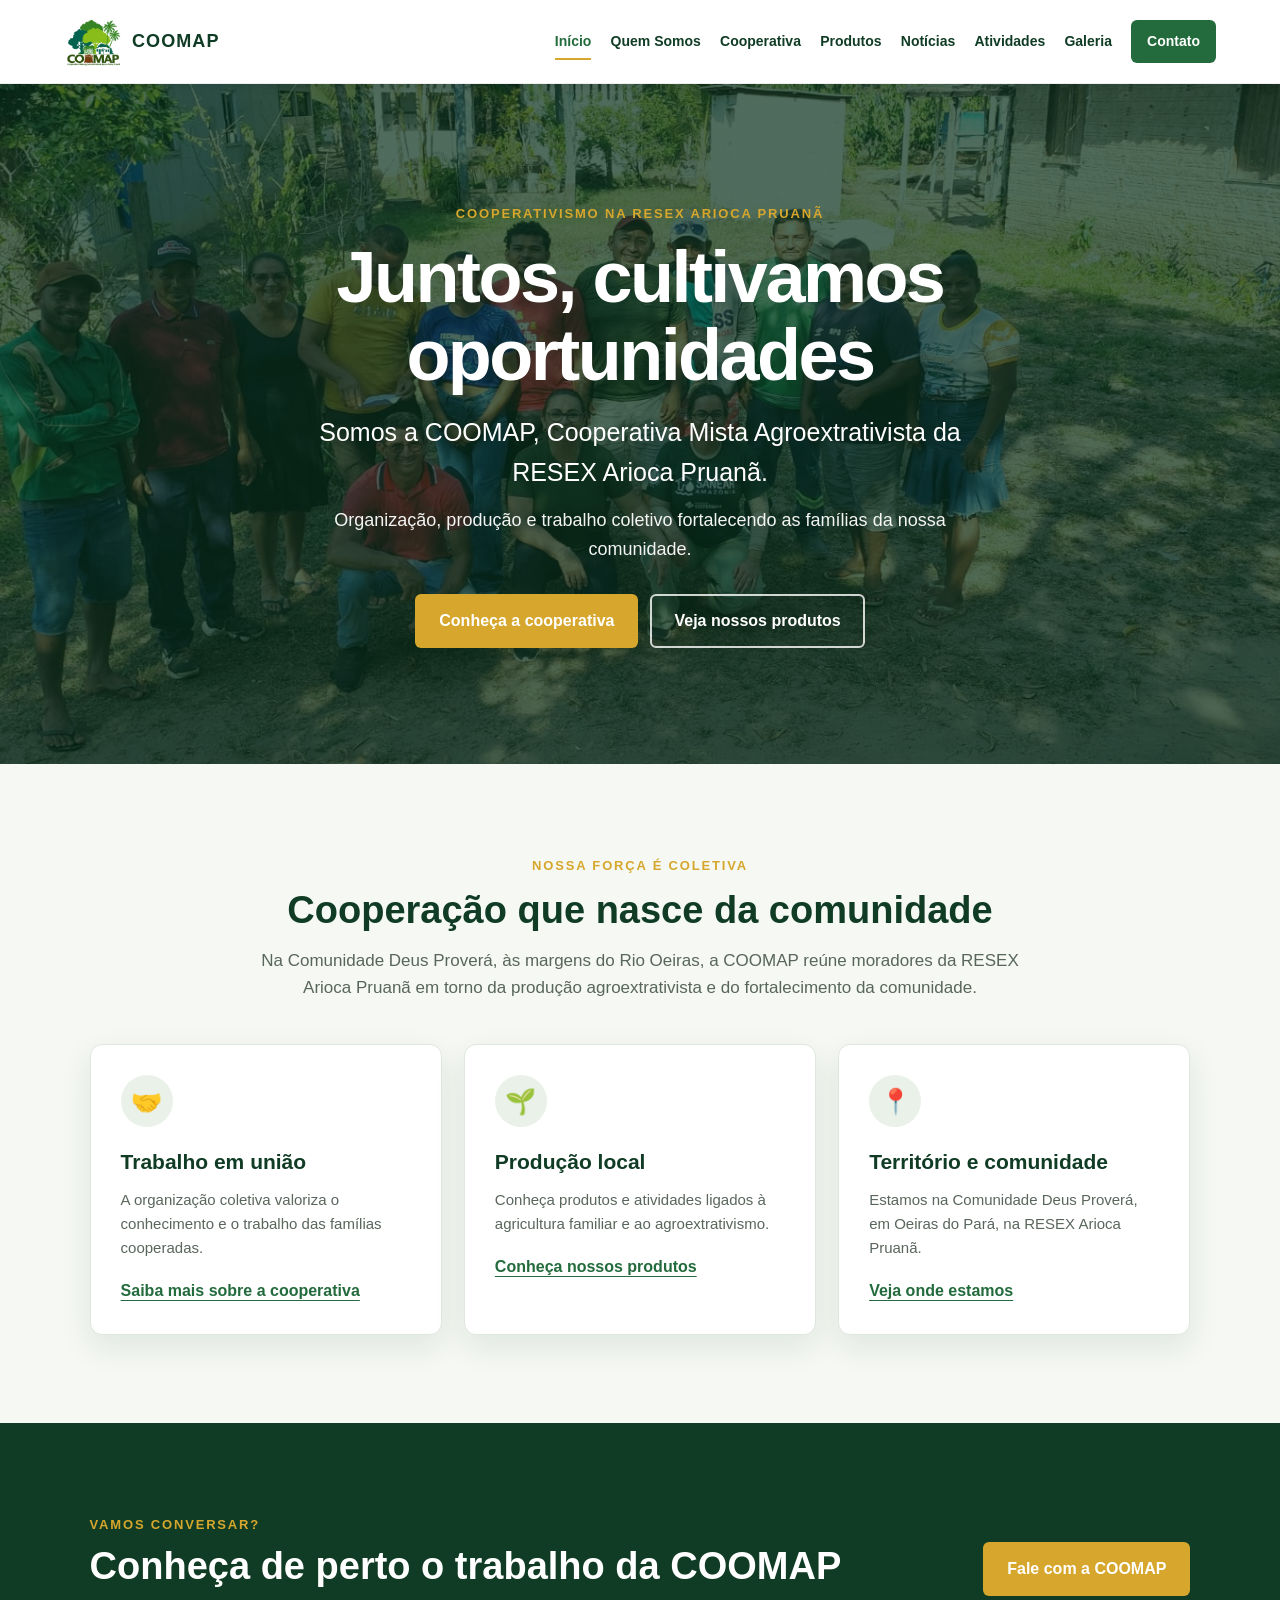
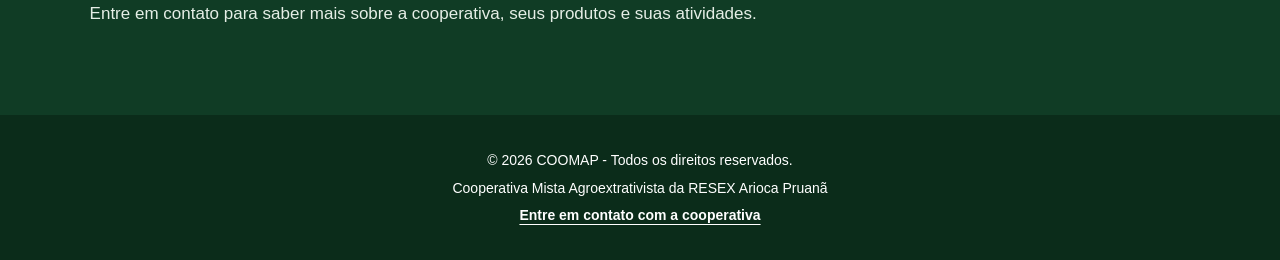
<file: index.html>
<!DOCTYPE html>
<html lang="pt-BR">

<head>
    <meta charset="UTF-8">

    <meta name="viewport" content="width=device-width, initial-scale=1.0">

    <title>COOMAP | Cooperativa Mista Agroextrativista</title>
    <meta name="description" content="Conheça a COOMAP, cooperativa mista agroextrativista da RESEX Arioca Pruanã, em Oeiras do Pará.">

    <link rel="stylesheet" href="css/style.css">
</head>

<body>
       
<!-- CABEÇALHO -->
<header>

    <a class="logo" href="index.html" aria-label="COOMAP - página inicial">
        <img src="img/logo-coomap.png" alt="COOMAP">
        <span>COOMAP</span>
    </a>

    <button class="menu-mobile" id="menu-mobile" type="button" aria-label="Abrir menu" aria-controls="menu" aria-expanded="false">
        <span aria-hidden="true">☰</span>
    </button>

    <nav id="menu" aria-label="Navegação principal">

        <a href="index.html">Início</a>

        <a href="pages/sobre.html">Quem Somos</a>
        <a href="pages/cooperativa.html">Cooperativa</a>

        <a href="pages/produtos.html">Produtos</a>
        <a href="pages/noticias.html">Notícias</a>

        <a href="pages/atividades.html">Atividades</a>

        <a href="pages/galeria.html">Galeria</a>

        <a class="nav-contato" href="pages/contato.html">Contato</a>

    </nav>

</header>




    <!-- CONTEÚDO PRINCIPAL -->
    <main>

        
<!-- BANNER PRINCIPAL -->
<section id="inicio">

    <div class="banner-conteudo">

        <span class="banner-subtitulo">
            Cooperativismo na RESEX Arioca Pruanã
        </span>

        <h1>Juntos, cultivamos oportunidades</h1>

        <p class="banner-descricao">
            Somos a COOMAP, Cooperativa Mista Agroextrativista
            da RESEX Arioca Pruanã.
        </p>

        <p class="banner-frase">
            Organização, produção e trabalho coletivo
            fortalecendo as famílias da nossa comunidade.
        </p>

        <div class="banner-acoes">
            <a href="pages/cooperativa.html" class="botao-principal">Conheça a cooperativa</a>
            <a href="pages/produtos.html" class="botao-secundario">Veja nossos produtos</a>
        </div>

    </div>

</section>

<section class="inicio-apresentacao" aria-labelledby="inicio-apresentacao-titulo">
    <div class="secao-cabecalho">
        <span class="secao-subtitulo">Nossa força é coletiva</span>
        <h2 id="inicio-apresentacao-titulo">Cooperação que nasce da comunidade</h2>
        <p class="introducao">
            Na Comunidade Deus Proverá, às margens do Rio Oeiras,
            a COOMAP reúne moradores da RESEX Arioca Pruanã em torno
            da produção agroextrativista e do fortalecimento da comunidade.
        </p>
    </div>

    <div class="inicio-destaques">
        <article class="inicio-card">
            <span class="inicio-icone" aria-hidden="true">🤝</span>
            <h3>Trabalho em união</h3>
            <p>A organização coletiva valoriza o conhecimento e o trabalho das famílias cooperadas.</p>
            <a href="pages/cooperativa.html">Saiba mais sobre a cooperativa</a>
        </article>
        <article class="inicio-card">
            <span class="inicio-icone" aria-hidden="true">🌱</span>
            <h3>Produção local</h3>
            <p>Conheça produtos e atividades ligados à agricultura familiar e ao agroextrativismo.</p>
            <a href="pages/produtos.html">Conheça nossos produtos</a>
        </article>
        <article class="inicio-card">
            <span class="inicio-icone" aria-hidden="true">📍</span>
            <h3>Território e comunidade</h3>
            <p>Estamos na Comunidade Deus Proverá, em Oeiras do Pará, na RESEX Arioca Pruanã.</p>
            <a href="pages/contato.html">Veja onde estamos</a>
        </article>
    </div>
</section>

<section class="inicio-convite" aria-labelledby="inicio-convite-titulo">
    <div>
        <span class="secao-subtitulo">Vamos conversar?</span>
        <h2 id="inicio-convite-titulo">Conheça de perto o trabalho da COOMAP</h2>
        <p>Entre em contato para saber mais sobre a cooperativa, seus produtos e suas atividades.</p>
    </div>
    <a class="botao-principal" href="pages/contato.html">Fale com a COOMAP</a>
</section>

    </main>


    <!-- RODAPÉ -->
    <footer>

        <p>
            © <span class="ano-atual">2026</span> COOMAP - Todos os direitos reservados.
        </p>

        <p>
            Cooperativa Mista Agroextrativista
            da RESEX Arioca Pruanã
        </p>
        <a href="pages/contato.html">Entre em contato com a cooperativa</a>

    </footer>


    <script src="js/script.js"></script>

</body>

</html>
</file>
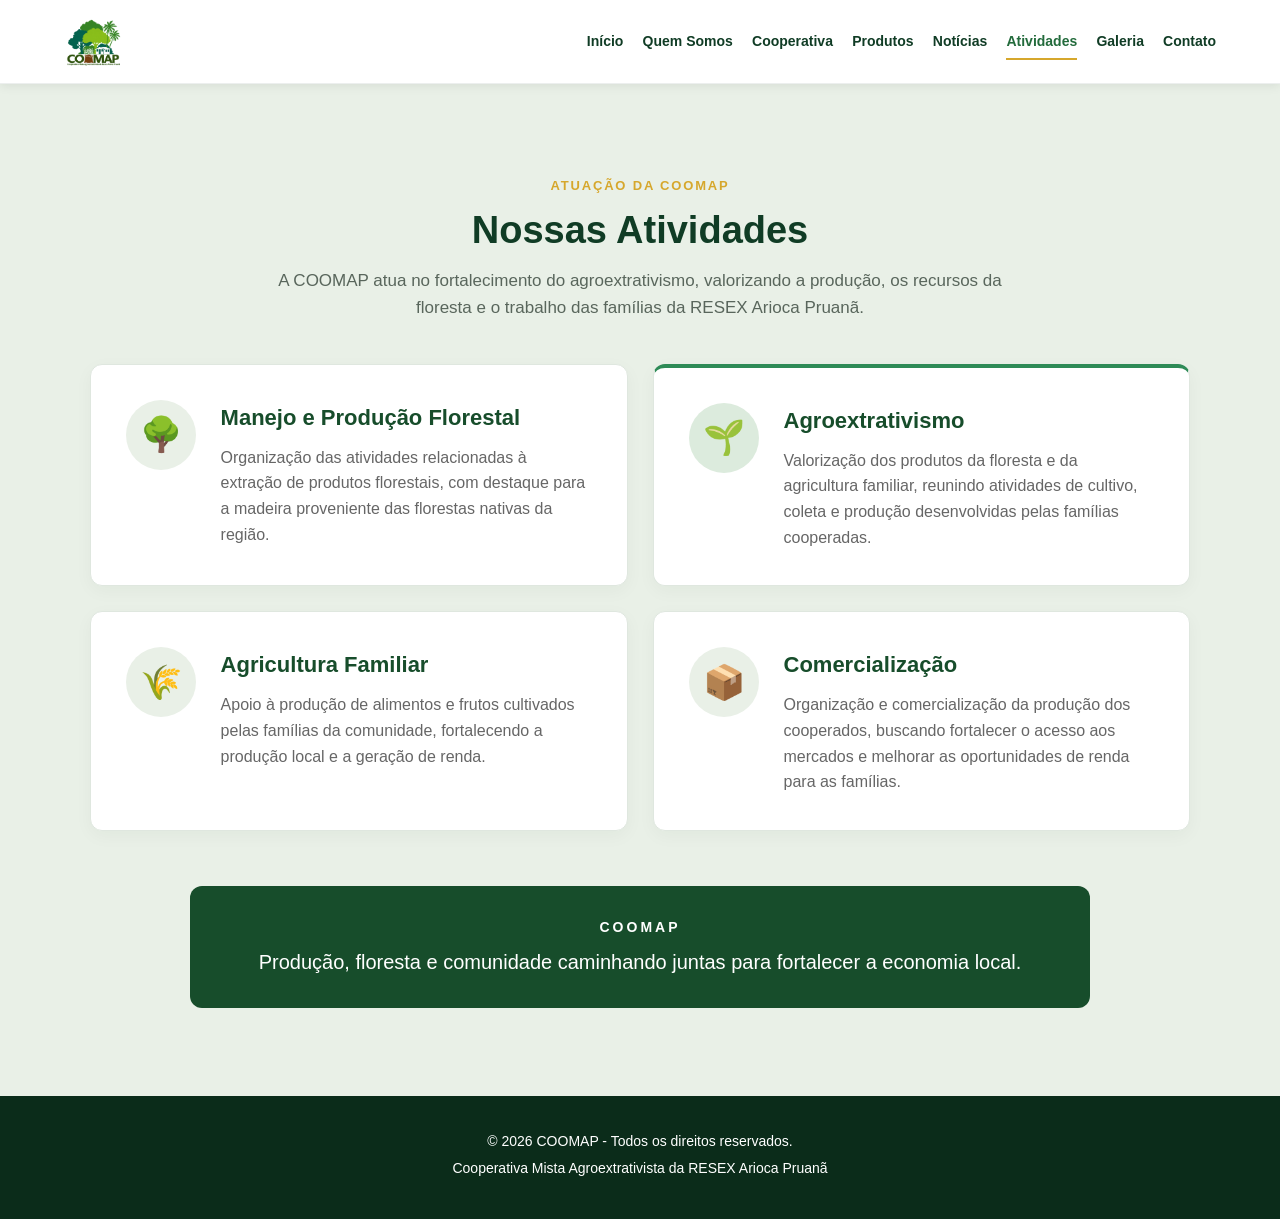
<file: atividades.html>
<!DOCTYPE html>
<html lang="pt-BR">

<head>
    <meta charset="UTF-8">

    <meta name="viewport" content="width=device-width, initial-scale=1.0">

    <title>Nossas Atividades | COOMAP</title>

    <link rel="stylesheet" href="css/style.css">
</head>

<body>

<!-- CABEÇALHO -->
<header>

    <div class="logo">
        <img src="img/logo-coomap.png" alt="Logo da COOMAP">
    </div>

    <!-- BOTÃO DO MENU MOBILE -->
    <button class="menu-mobile" id="menu-mobile">
        ☰
    </button>

    <nav id="menu">

        <a href="index.html">Início</a>

        <a href="sobre.html">Quem Somos</a>
        <a href="cooperativa.html">Cooperativa</a>

        <a href="produtos.html">Produtos</a>
        <a href="noticias.html">Notícias</a>

        <a href="atividades.html">Atividades</a>

        <a href="galeria.html">Galeria</a>

        <a href="contato.html">Contato</a>

    </nav>

</header>


    <!-- CONTEÚDO PRINCIPAL -->
    <main>

       <!-- NOSSAS ATIVIDADES -->
<section id="atividades">

    <div class="secao-cabecalho">

        <span class="secao-subtitulo">
            ATUAÇÃO DA COOMAP
        </span>

        <h2>Nossas Atividades</h2>

        <p class="introducao">
            A COOMAP atua no fortalecimento do
            agroextrativismo, valorizando a produção,
            os recursos da floresta e o trabalho das
            famílias da RESEX Arioca Pruanã.
        </p>

    </div>


    <div class="atividades">


        <!-- MANEJO FLORESTAL -->
        <article class="atividade">

            <div class="atividade-icone">
                🌳
            </div>

            <div class="atividade-conteudo">

                <h3>Manejo e Produção Florestal</h3>

                <p>
                    Organização das atividades relacionadas
                    à extração de produtos florestais,
                    com destaque para a madeira proveniente
                    das florestas nativas da região.
                </p>

            </div>

        </article>


        <!-- AGROEXTRATIVISMO -->
        <article class="atividade destaque">

            <div class="atividade-icone">
                🌱
            </div>

            <div class="atividade-conteudo">

                <h3>Agroextrativismo</h3>

                <p>
                    Valorização dos produtos da floresta
                    e da agricultura familiar, reunindo
                    atividades de cultivo, coleta e
                    produção desenvolvidas pelas famílias
                    cooperadas.
                </p>

            </div>

        </article>


        <!-- AGRICULTURA -->
        <article class="atividade">

            <div class="atividade-icone">
                🌾
            </div>

            <div class="atividade-conteudo">

                <h3>Agricultura Familiar</h3>

                <p>
                    Apoio à produção de alimentos e frutos
                    cultivados pelas famílias da comunidade,
                    fortalecendo a produção local e a
                    geração de renda.
                </p>

            </div>

        </article>


        <!-- COMERCIALIZAÇÃO -->
        <article class="atividade">

            <div class="atividade-icone">
                📦
            </div>

            <div class="atividade-conteudo">

                <h3>Comercialização</h3>

                <p>
                    Organização e comercialização da
                    produção dos cooperados, buscando
                    fortalecer o acesso aos mercados e
                    melhorar as oportunidades de renda
                    para as famílias.
                </p>

            </div>

        </article>


    </div>


    <!-- FRASE DE DESTAQUE -->
    <div class="atividade-frase">

        <span>COOMAP</span>

        <p>
            Produção, floresta e comunidade caminhando
            juntas para fortalecer a economia local.
        </p>

    </div>

</section>

    </main>


    <!-- RODAPÉ -->
    <footer>

        <p>
            © 2026 COOMAP - Todos os direitos reservados.
        </p>

        <p>
            Cooperativa Mista Agroextrativista
            da RESEX Arioca Pruanã
        </p>

    </footer>


    <script src="js/script.js"></script>

</body>

</html>
</file>
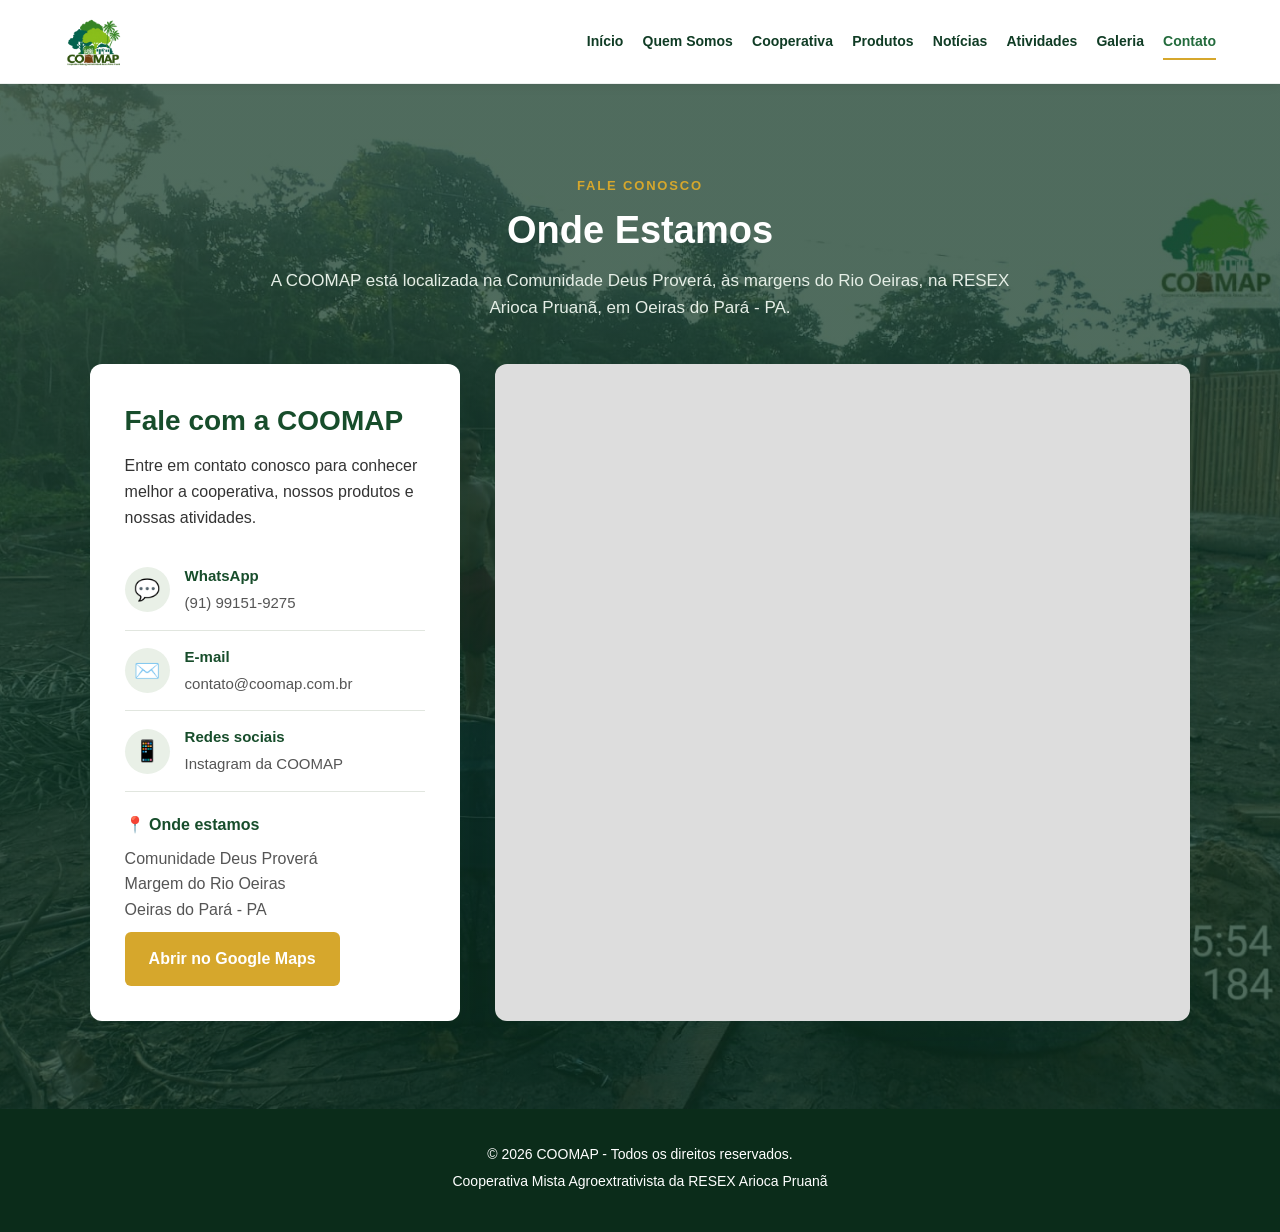
<file: contato.html>
<!DOCTYPE html>
<html lang="pt-BR">

<head>
    <meta charset="UTF-8">

    <meta name="viewport" content="width=device-width, initial-scale=1.0">

    <title>Contato | COOMAP</title>

    <link rel="stylesheet" href="css/style.css">
</head>

<body>

<!-- CABEÇALHO -->
<header>

    <div class="logo">
        <img src="img/logo-coomap.png" alt="Logo da COOMAP">
    </div>

    <!-- BOTÃO DO MENU MOBILE -->
    <button class="menu-mobile" id="menu-mobile">
        ☰
    </button>

    <nav id="menu">

        <a href="index.html">Início</a>

        <a href="sobre.html">Quem Somos</a>
        <a href="cooperativa.html">Cooperativa</a>

        <a href="produtos.html">Produtos</a>
        <a href="noticias.html">Notícias</a>

        <a href="atividades.html">Atividades</a>

        <a href="galeria.html">Galeria</a>

        <a href="contato.html">Contato</a>

    </nav>

</header>


    <!-- CONTEÚDO PRINCIPAL -->
    <main>

        <!-- CONTATO -->
<section id="contato">

    <div class="secao-cabecalho">

        <span class="secao-subtitulo">
            FALE CONOSCO
        </span>

        <h2>Onde Estamos</h2>

        <p class="introducao">
            A COOMAP está localizada na Comunidade Deus Proverá,
            às margens do Rio Oeiras, na RESEX Arioca Pruanã,
            em Oeiras do Pará - PA.
        </p>

    </div>


    <div class="contato-conteudo">

        <!-- INFORMAÇÕES -->
       
<!-- INFORMAÇÕES DE CONTATO -->
<div class="contato-info">

    <h3>Fale com a COOMAP</h3>

    <p>
        Entre em contato conosco para conhecer melhor
        a cooperativa, nossos produtos e nossas atividades.
    </p>


    <!-- WHATSAPP -->
    <div class="contato-item">

        <span class="contato-icone">💬</span>

        <div>
            <strong>WhatsApp</strong>

            <a
                href="https://wa.me/5591991519275"
                target="_blank"
            >
                (91) 99151-9275
            </a>
        </div>

    </div>


    <!-- E-MAIL -->
    <div class="contato-item">

        <span class="contato-icone">✉️</span>

        <div>
            <strong>E-mail</strong>

            <a href="mailto:contato@coomap.com.br">
                contato@coomap.com.br
            </a>
        </div>

    </div>


    <!-- REDES SOCIAIS -->
    <div class="contato-item">

        <span class="contato-icone">📱</span>

        <div>
            <strong>Redes sociais</strong>

            <a
                href="https://www.instagram.com/cooperativa_coomap?stkn=MWdhMXhqNHIxbW1u"
                target="_blank"
            >
                Instagram da COOMAP
            </a>
        </div>

    </div>


    <!-- ENDEREÇO -->
    <div class="endereco">

        <strong>📍 Onde estamos</strong>

        <p>
            Comunidade Deus Proverá<br>
            Margem do Rio Oeiras<br>
            Oeiras do Pará - PA
        </p>

    </div>


    <a
        class="botao-mapa"
        href="https://www.google.com/maps?q=-2.2174371843189653,-49.982412065628786"
        target="_blank"
    >
        Abrir no Google Maps
    </a>

</div>

        <!-- MAPA -->
        <div class="mapa">

            <iframe
                src="https://www.google.com/maps?q=-2.2174371843189653,-49.982412065628786&z=15&output=embed"
                width="100%"
                height="450"
                style="border:0;"
                allowfullscreen=""
                loading="lazy"
                referrerpolicy="no-referrer-when-downgrade">
            </iframe>

        </div>

    </div>

</section>

    </main>


    <!-- RODAPÉ -->
    <footer>

        <p>
            © 2026 COOMAP - Todos os direitos reservados.
        </p>

        <p>
            Cooperativa Mista Agroextrativista
            da RESEX Arioca Pruanã
        </p>

    </footer>


    <script src="js/script.js"></script>

</body>

</html>
</file>
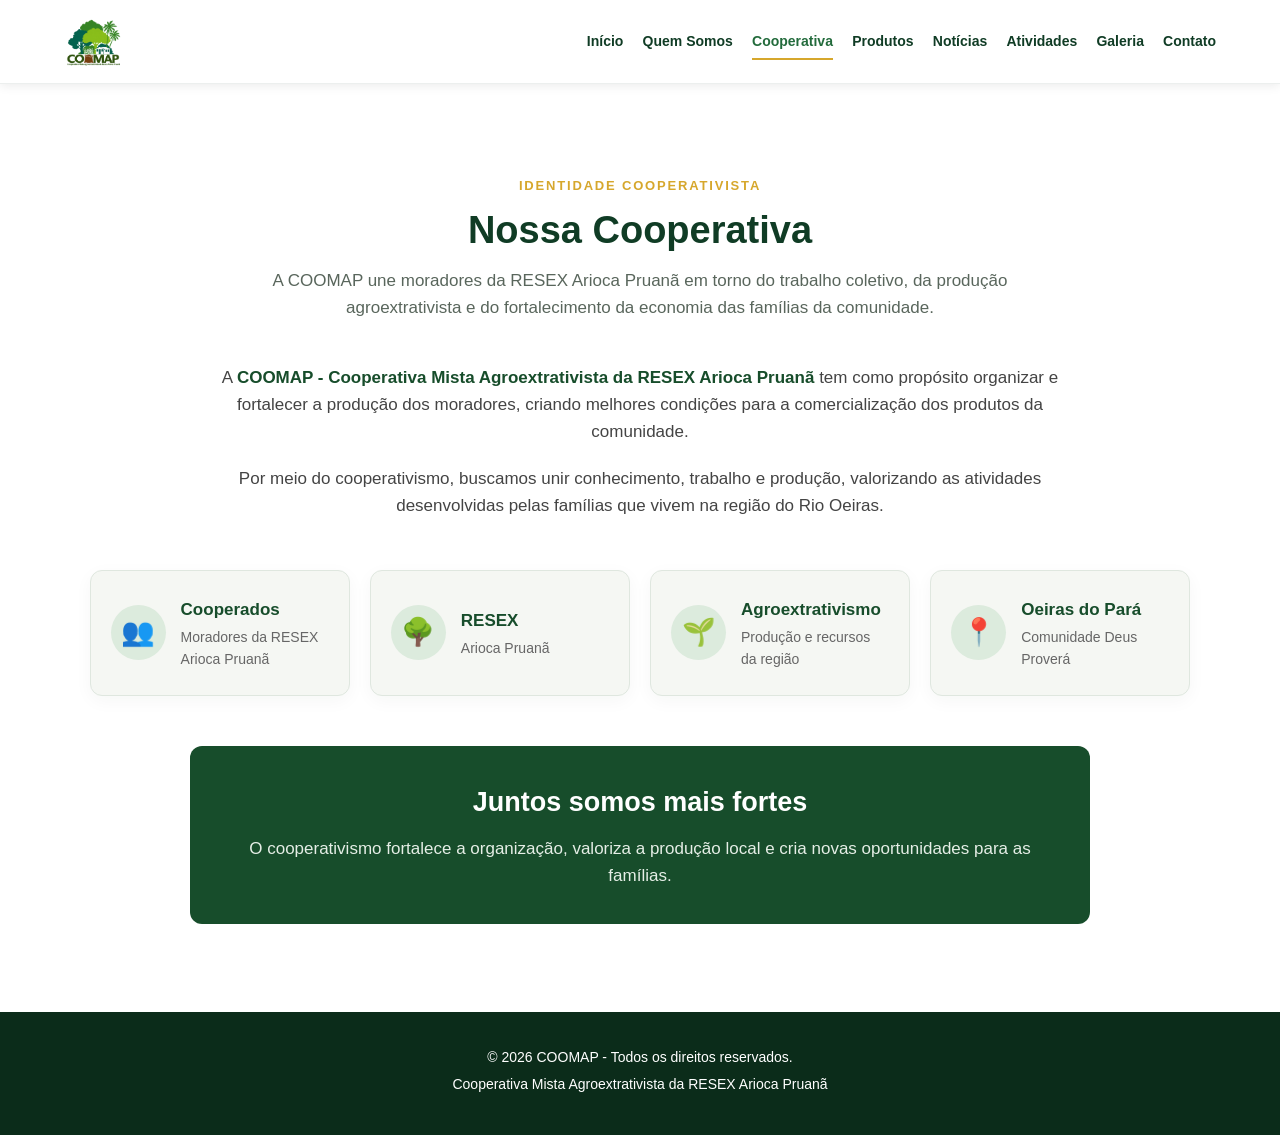
<file: cooperativa.html>
<!DOCTYPE html>
<html lang="pt-BR">

<head>
    <meta charset="UTF-8">

    <meta name="viewport" content="width=device-width, initial-scale=1.0">

    <title>Nossa Cooperativa | COOMAP</title>

    <link rel="stylesheet" href="css/style.css">
</head>

<body>

<!-- CABEÇALHO -->
<header>

    <div class="logo">
        <img src="img/logo-coomap.png" alt="Logo da COOMAP">
    </div>

    <!-- BOTÃO DO MENU MOBILE -->
    <button class="menu-mobile" id="menu-mobile">
        ☰
    </button>

    <nav id="menu">

        <a href="index.html">Início</a>

        <a href="sobre.html">Quem Somos</a>
        <a href="cooperativa.html">Cooperativa</a>

        <a href="produtos.html">Produtos</a>
        <a href="noticias.html">Notícias</a>

        <a href="atividades.html">Atividades</a>

        <a href="galeria.html">Galeria</a>

        <a href="contato.html">Contato</a>

    </nav>

</header>


    <!-- CONTEÚDO PRINCIPAL -->
    <main>

<!-- NOSSA COOPERATIVA -->
<section id="cooperativa">

    <div class="secao-cabecalho">

        <span class="secao-subtitulo">
            IDENTIDADE COOPERATIVISTA
        </span>

        <h2>Nossa Cooperativa</h2>

        <p class="introducao">
            A COOMAP une moradores da RESEX Arioca Pruanã
            em torno do trabalho coletivo, da produção
            agroextrativista e do fortalecimento da economia
            das famílias da comunidade.
        </p>

    </div>


    <!-- TEXTO INSTITUCIONAL -->

    <div class="cooperativa-texto">

        <p>
            A <strong>COOMAP - Cooperativa Mista Agroextrativista
            da RESEX Arioca Pruanã</strong> tem como propósito
            organizar e fortalecer a produção dos moradores,
            criando melhores condições para a comercialização
            dos produtos da comunidade.
        </p>

        <p>
            Por meio do cooperativismo, buscamos unir
            conhecimento, trabalho e produção, valorizando
            as atividades desenvolvidas pelas famílias
            que vivem na região do Rio Oeiras.
        </p>

    </div>


    <!-- INDICADORES -->

    <div class="indicadores">


        <!-- INDICADOR 1 -->

        <article class="indicador">

            <div class="indicador-icone">
                👥
            </div>

            <div>
                <strong>Cooperados</strong>

                <p>
                    Moradores da RESEX
                    Arioca Pruanã
                </p>
            </div>

        </article>


        <!-- INDICADOR 2 -->

        <article class="indicador">

            <div class="indicador-icone">
                🌳
            </div>

            <div>
                <strong>RESEX</strong>

                <p>
                    Arioca Pruanã
                </p>
            </div>

        </article>


        <!-- INDICADOR 3 -->

        <article class="indicador">

            <div class="indicador-icone">
                🌱
            </div>

            <div>
                <strong>Agroextrativismo</strong>

                <p>
                    Produção e recursos
                    da região
                </p>
            </div>

        </article>


        <!-- INDICADOR 4 -->

        <article class="indicador">

            <div class="indicador-icone">
                📍
            </div>

            <div>
                <strong>Oeiras do Pará</strong>

                <p>
                    Comunidade Deus Proverá
                </p>
            </div>

        </article>


    </div>


    <!-- FRASE DE DESTAQUE -->

    <div class="cooperativa-destaque">

        <h3>
            Juntos somos mais fortes
        </h3>

        <p>
            O cooperativismo fortalece a organização,
            valoriza a produção local e cria novas
            oportunidades para as famílias.
        </p>

    </div>

</section>

    </main>


    <!-- RODAPÉ -->
    <footer>

        <p>
            © 2026 COOMAP - Todos os direitos reservados.
        </p>

        <p>
            Cooperativa Mista Agroextrativista
            da RESEX Arioca Pruanã
        </p>

    </footer>


    <script src="js/script.js"></script>

</body>

</html>
</file>
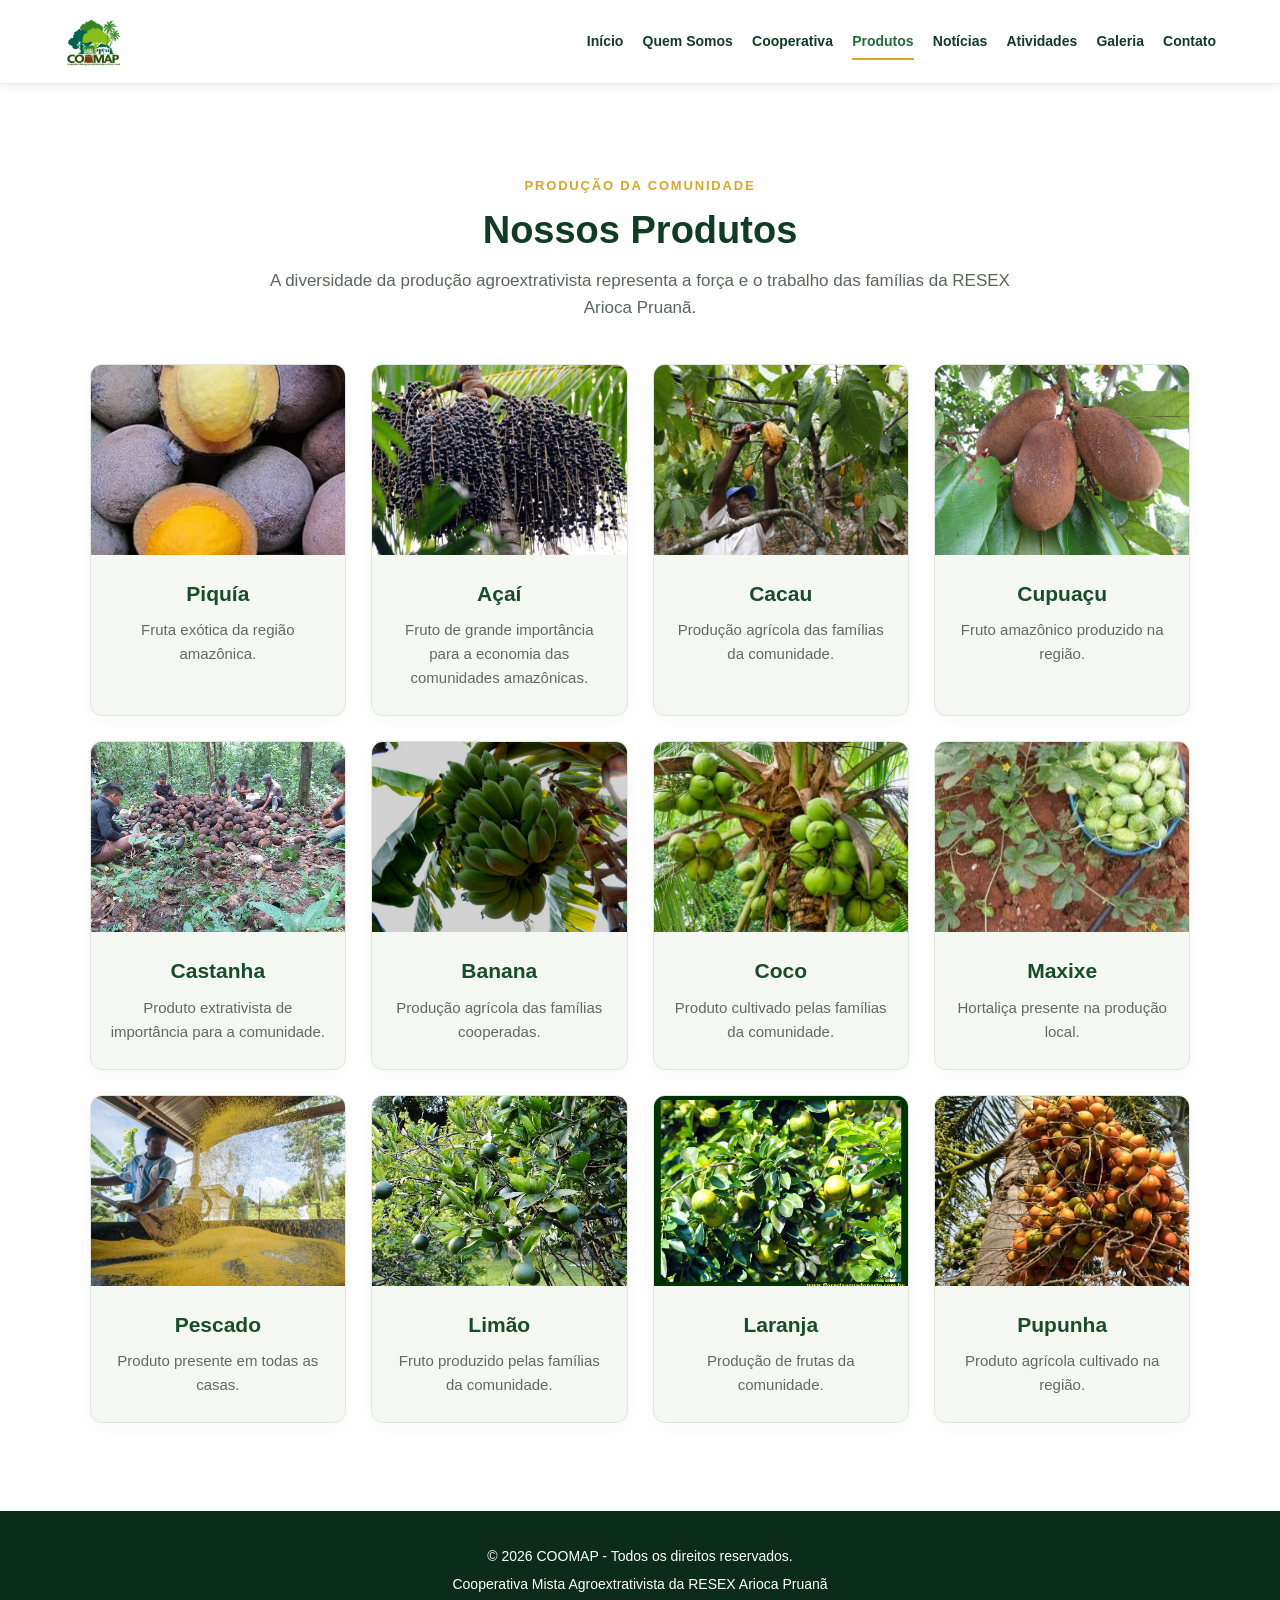
<file: produtos.html>
<!DOCTYPE html>
<html lang="pt-BR">

<head>
    <meta charset="UTF-8">

    <meta name="viewport" content="width=device-width, initial-scale=1.0">

    <title>Nossos Produtos | COOMAP</title>

    <link rel="stylesheet" href="css/style.css">
</head>

<body>

<!-- CABEÇALHO -->
<header>

    <div class="logo">
        <img src="img/logo-coomap.png" alt="Logo da COOMAP">
    </div>

    <!-- BOTÃO DO MENU MOBILE -->
    <button class="menu-mobile" id="menu-mobile">
        ☰
    </button>

    <nav id="menu">

        <a href="index.html">Início</a>

        <a href="sobre.html">Quem Somos</a>
        <a href="cooperativa.html">Cooperativa</a>

        <a href="produtos.html">Produtos</a>
        <a href="noticias.html">Notícias</a>

        <a href="atividades.html">Atividades</a>

        <a href="galeria.html">Galeria</a>

        <a href="contato.html">Contato</a>

    </nav>

</header>


    <!-- CONTEÚDO PRINCIPAL -->
    <main>

<!-- NOSSOS PRODUTOS -->
<section id="produtos">

    <div class="secao-cabecalho">

        <span class="secao-subtitulo">
            PRODUÇÃO DA COMUNIDADE
        </span>

        <h2>Nossos Produtos</h2>

        <p class="introducao">
            A diversidade da produção agroextrativista
            representa a força e o trabalho das famílias
            da RESEX Arioca Pruanã.
        </p>

    </div>


    <div class="produtos">


        <!-- Piquía -->
        <article class="produto">

            <div class="produto-imagem">
                <img src="img/piquia.webp" alt="Madeira">
            </div>

            <div class="produto-conteudo">
                <h3>Piquía</h3>

                <p>
                    Fruta exótica da região amazônica.
                </p>
            </div>

        </article>


        <!-- AÇAÍ -->
        <article class="produto">

            <div class="produto-imagem">
                <img src="img/acai.webp" alt="Açaí">
            </div>

            <div class="produto-conteudo">
                <h3>Açaí</h3>

                <p>
                    Fruto de grande importância para
                    a economia das comunidades amazônicas.
                </p>
            </div>

        </article>


        <!-- CACAU -->
        <article class="produto">

            <div class="produto-imagem">
                <img src="img/download.jfif" alt="Cacau">
            </div>

            <div class="produto-conteudo">
                <h3>Cacau</h3>

                <p>
                    Produção agrícola das famílias
                    da comunidade.
                </p>
            </div>

        </article>


        <!-- CUPUAÇU -->
        <article class="produto">

            <div class="produto-imagem">
                <img src="img/cupuacu-18222400.jpg" alt="Cupuaçu">
            </div>

            <div class="produto-conteudo">
                <h3>Cupuaçu</h3>

                <p>
                    Fruto amazônico produzido
                    na região.
                </p>
            </div>

        </article>


        <!-- CASTANHA -->
        <article class="produto">

            <div class="produto-imagem">
                <img src="img/castanha-1-.webp" alt="Castanha">
            </div>

            <div class="produto-conteudo">
                <h3>Castanha</h3>

                <p>
                    Produto extrativista de
                    importância para a comunidade.
                </p>
            </div>

        </article>


        <!-- BANANA -->
        <article class="produto">

            <div class="produto-imagem">
                <img src="img/banana.jpg" alt="Banana">
            </div>

            <div class="produto-conteudo">
                <h3>Banana</h3>

                <p>
                    Produção agrícola das
                    famílias cooperadas.
                </p>
            </div>

        </article>


        <!-- COCO -->
        <article class="produto">

            <div class="produto-imagem">
                <img src="img/coco.jpg" alt="Coco">
            </div>

            <div class="produto-conteudo">
                <h3>Coco</h3>

                <p>
                    Produto cultivado pelas
                    famílias da comunidade.
                </p>
            </div>

        </article>


        <!-- MAXIXE -->
        <article class="produto">

            <div class="produto-imagem">
                <img src="img/maxixi.jfif" alt="Maxixe">
            </div>

            <div class="produto-conteudo">
                <h3>Maxixe</h3>

                <p>
                    Hortaliça presente na
                    produção local.
                </p>
            </div>

        </article>


        <!-- PESCADO -->
        <article class="produto">

            <div class="produto-imagem">
                <img src="img/farinha.jpg" alt="Pescado">
            </div>

            <div class="produto-conteudo">
                <h3>Pescado</h3>

                <p>
                    Produto presente em todas as casas.
                </p>
            </div>

        </article>


        <!-- LIMÃO -->
        <article class="produto">

            <div class="produto-imagem">
                <img src="img/limao.webp" alt="Limão">
            </div>

            <div class="produto-conteudo">
                <h3>Limão</h3>

                <p>
                    Fruto produzido pelas
                    famílias da comunidade.
                </p>
            </div>

        </article>


        <!-- LARANJA -->
        <article class="produto">

            <div class="produto-imagem">
                <img src="img/laranja.jpg" alt="Laranja">
            </div>

            <div class="produto-conteudo">
                <h3>Laranja</h3>

                <p>
                    Produção de frutas da
                    comunidade.
                </p>
            </div>

        </article>


        <!-- PUPUNHA -->
        <article class="produto">

            <div class="produto-imagem">
                <img src="img/pupunha.jfif" alt="Pupunha">
            </div>

            <div class="produto-conteudo">
                <h3>Pupunha</h3>

                <p>
                    Produto agrícola cultivado
                    na região.
                </p>
            </div>

        </article>


    </div>

</section>

    </main>


    <!-- RODAPÉ -->
    <footer>

        <p>
            © 2026 COOMAP - Todos os direitos reservados.
        </p>

        <p>
            Cooperativa Mista Agroextrativista
            da RESEX Arioca Pruanã
        </p>

    </footer>


    <script src="js/script.js"></script>

</body>

</html>
</file>
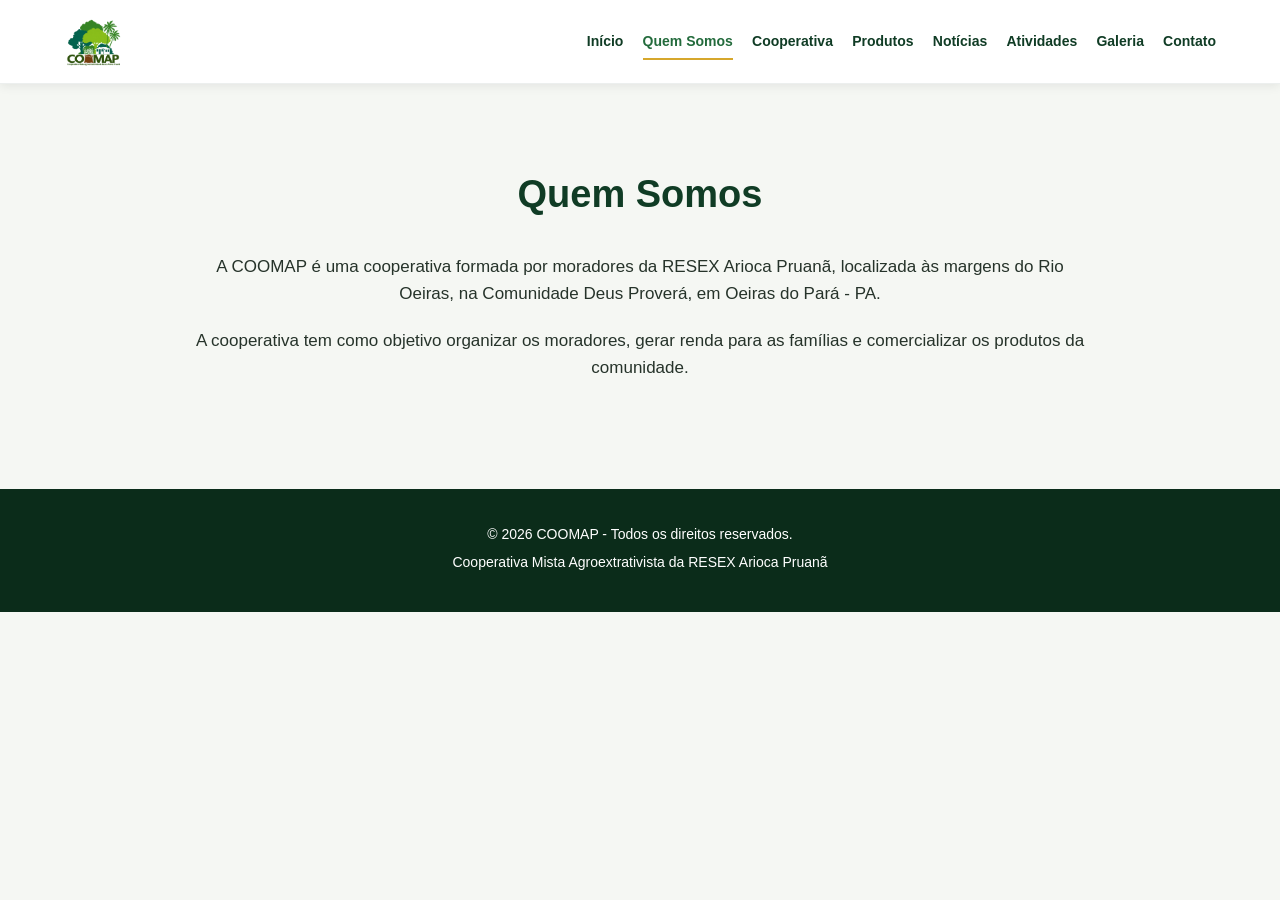
<file: sobre.html>
<!DOCTYPE html>
<html lang="pt-BR">

<head>
    <meta charset="UTF-8">

    <meta name="viewport" content="width=device-width, initial-scale=1.0">

    <title>Quem Somos | COOMAP</title>

    <link rel="stylesheet" href="css/style.css">
</head>

<body>

<!-- CABEÇALHO -->
<header>

    <div class="logo">
        <img src="img/logo-coomap.png" alt="Logo da COOMAP">
    </div>

    <!-- BOTÃO DO MENU MOBILE -->
    <button class="menu-mobile" id="menu-mobile">
        ☰
    </button>

    <nav id="menu">

        <a href="index.html">Início</a>

        <a href="sobre.html">Quem Somos</a>
        <a href="cooperativa.html">Cooperativa</a>

        <a href="produtos.html">Produtos</a>
        <a href="noticias.html">Notícias</a>

        <a href="atividades.html">Atividades</a>

        <a href="galeria.html">Galeria</a>

        <a href="contato.html">Contato</a>

    </nav>

</header>


    <!-- CONTEÚDO PRINCIPAL -->
    <main>

        <!-- QUEM SOMOS -->
        <section id="sobre">

            <h2>Quem Somos</h2>

            <p>
                A COOMAP é uma cooperativa formada por moradores
                da RESEX Arioca Pruanã, localizada às margens
                do Rio Oeiras, na Comunidade Deus Proverá,
                em Oeiras do Pará - PA.
            </p>

            <p>
                A cooperativa tem como objetivo organizar os
                moradores, gerar renda para as famílias e
                comercializar os produtos da comunidade.
            </p>

        </section>

    </main>


    <!-- RODAPÉ -->
    <footer>

        <p>
            © 2026 COOMAP - Todos os direitos reservados.
        </p>

        <p>
            Cooperativa Mista Agroextrativista
            da RESEX Arioca Pruanã
        </p>

    </footer>


    <script src="js/script.js"></script>

</body>

</html>
</file>
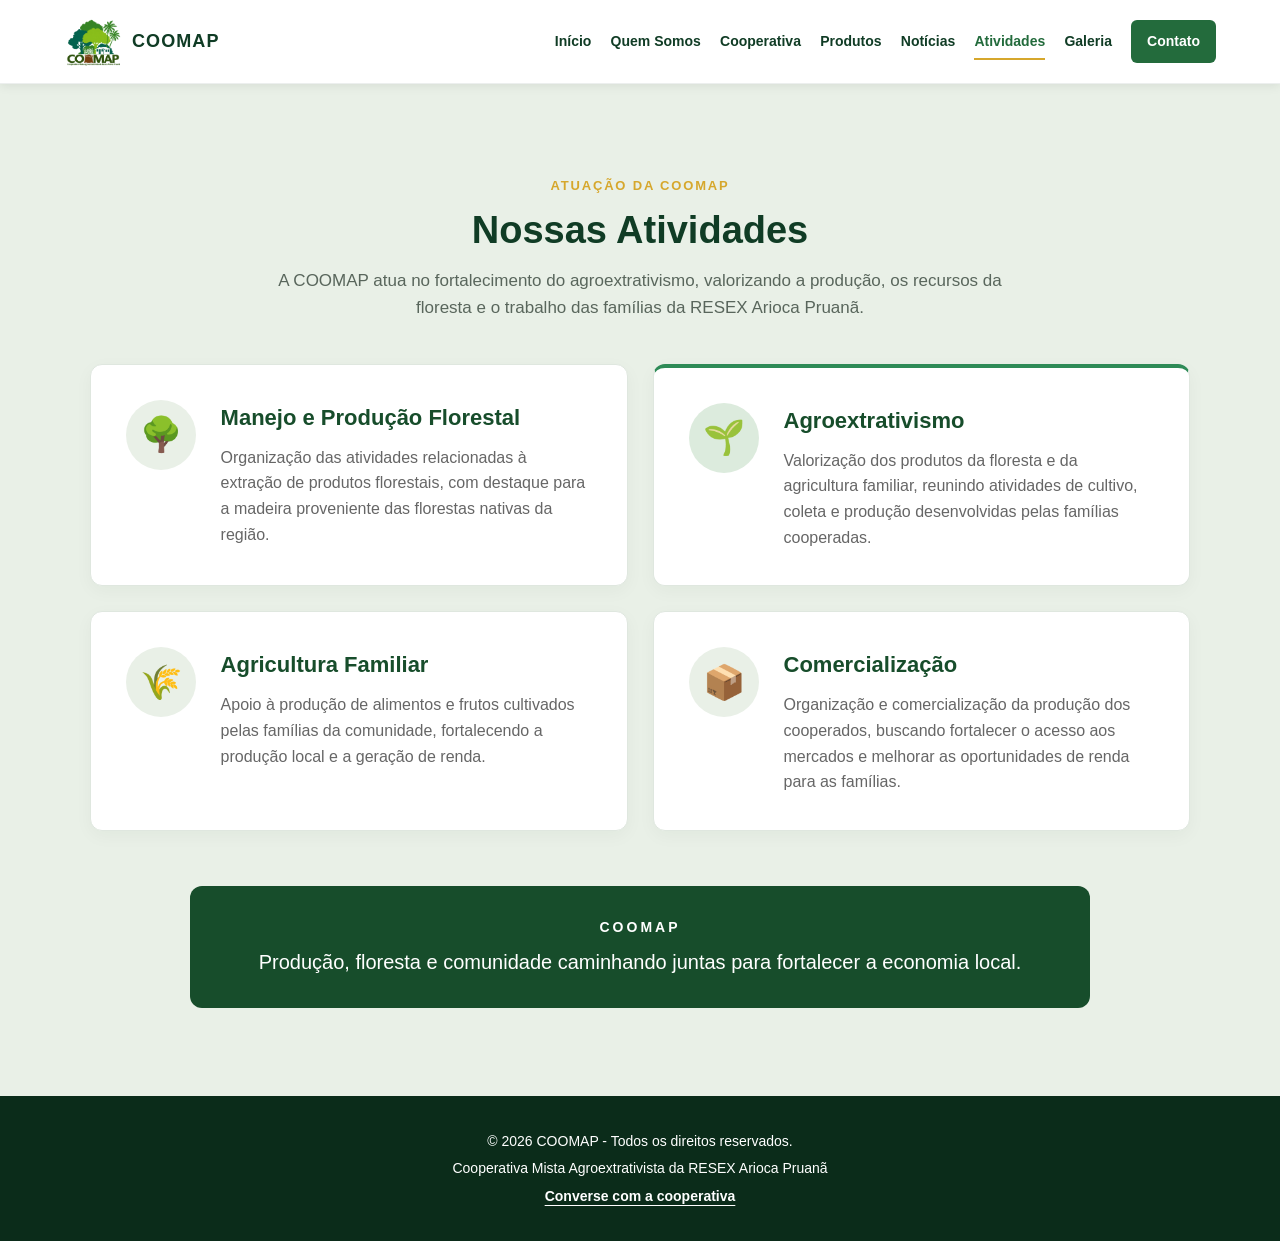
<file: pages/atividades.html>
<!DOCTYPE html>
<html lang="pt-BR">

<head>
    <meta charset="UTF-8">

    <meta name="viewport" content="width=device-width, initial-scale=1.0">

    <title>Nossas Atividades | COOMAP</title>
    <meta name="description" content="Conheça as atividades agroextrativistas e de fortalecimento comunitário da COOMAP.">

    <link rel="stylesheet" href="../css/style.css">
</head>

<body>

<!-- CABEÇALHO -->
<header>

    <a class="logo" href="../index.html" aria-label="COOMAP - página inicial">
        <img src="../img/logo-coomap.png" alt="COOMAP">
        <span>COOMAP</span>
    </a>

    <button class="menu-mobile" id="menu-mobile" type="button" aria-label="Abrir menu" aria-controls="menu" aria-expanded="false">
        <span aria-hidden="true">☰</span>
    </button>

    <nav id="menu" aria-label="Navegação principal">

        <a href="../index.html">Início</a>

        <a href="sobre.html">Quem Somos</a>
        <a href="cooperativa.html">Cooperativa</a>

        <a href="produtos.html">Produtos</a>
        <a href="noticias.html">Notícias</a>

        <a href="atividades.html">Atividades</a>

        <a href="galeria.html">Galeria</a>

        <a class="nav-contato" href="contato.html">Contato</a>

    </nav>

</header>


    <!-- CONTEÚDO PRINCIPAL -->
    <main>

       <!-- NOSSAS ATIVIDADES -->
<section id="atividades">

    <div class="secao-cabecalho">

        <span class="secao-subtitulo">Atuação da COOMAP</span>
        <h1>Nossas Atividades</h1>

        <p class="introducao">
            A COOMAP atua no fortalecimento do
            agroextrativismo, valorizando a produção,
            os recursos da floresta e o trabalho das
            famílias da RESEX Arioca Pruanã.
        </p>

    </div>


    <div class="atividades">


        <!-- MANEJO FLORESTAL -->
        <article class="atividade">

            <div class="atividade-icone">
                🌳
            </div>

            <div class="atividade-conteudo">

                <h3>Manejo e Produção Florestal</h3>

                <p>
                    Organização das atividades relacionadas
                    à extração de produtos florestais,
                    com destaque para a madeira proveniente
                    das florestas nativas da região.
                </p>

            </div>

        </article>


        <!-- AGROEXTRATIVISMO -->
        <article class="atividade destaque">

            <div class="atividade-icone">
                🌱
            </div>

            <div class="atividade-conteudo">

                <h3>Agroextrativismo</h3>

                <p>
                    Valorização dos produtos da floresta
                    e da agricultura familiar, reunindo
                    atividades de cultivo, coleta e
                    produção desenvolvidas pelas famílias
                    cooperadas.
                </p>

            </div>

        </article>


        <!-- AGRICULTURA -->
        <article class="atividade">

            <div class="atividade-icone">
                🌾
            </div>

            <div class="atividade-conteudo">

                <h3>Agricultura Familiar</h3>

                <p>
                    Apoio à produção de alimentos e frutos
                    cultivados pelas famílias da comunidade,
                    fortalecendo a produção local e a
                    geração de renda.
                </p>

            </div>

        </article>


        <!-- COMERCIALIZAÇÃO -->
        <article class="atividade">

            <div class="atividade-icone">
                📦
            </div>

            <div class="atividade-conteudo">

                <h3>Comercialização</h3>

                <p>
                    Organização e comercialização da
                    produção dos cooperados, buscando
                    fortalecer o acesso aos mercados e
                    melhorar as oportunidades de renda
                    para as famílias.
                </p>

            </div>

        </article>


    </div>


    <!-- FRASE DE DESTAQUE -->
    <div class="atividade-frase">

        <span>COOMAP</span>

        <p>
            Produção, floresta e comunidade caminhando
            juntas para fortalecer a economia local.
        </p>

    </div>

</section>

    </main>


    <!-- RODAPÉ -->
    <footer>

        <p>
            © <span class="ano-atual">2026</span> COOMAP - Todos os direitos reservados.
        </p>

        <p>
            Cooperativa Mista Agroextrativista
            da RESEX Arioca Pruanã
        </p>
        <a href="contato.html">Converse com a cooperativa</a>

    </footer>


    <script src="../js/script.js"></script>

</body>

</html>
</file>
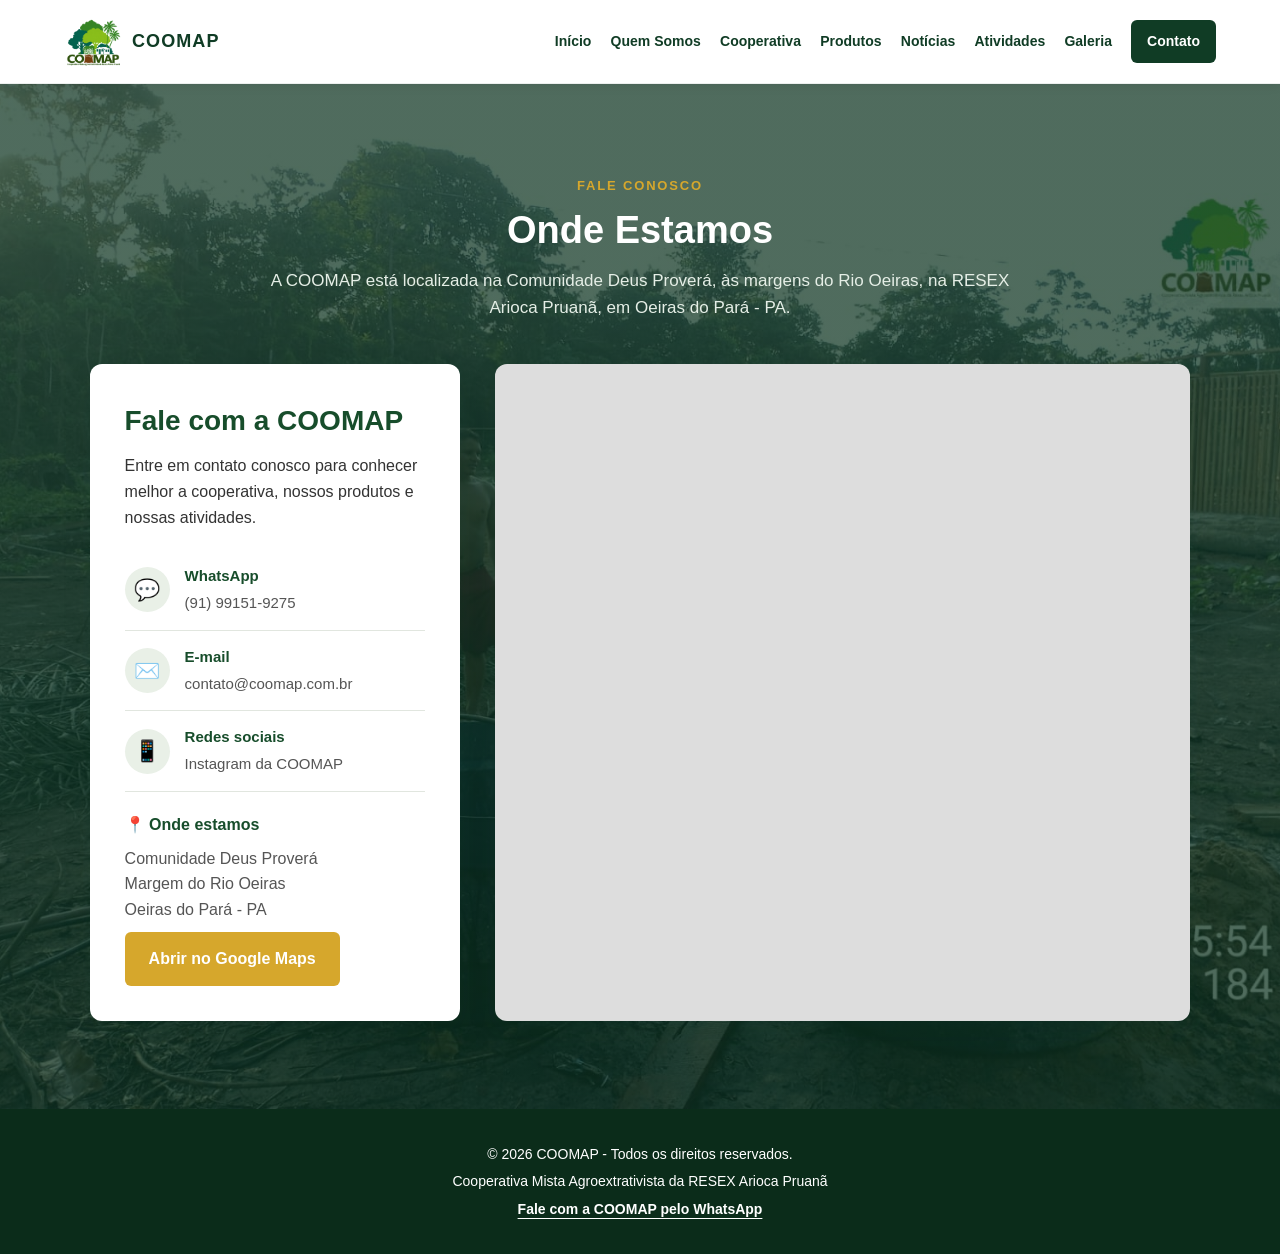
<file: pages/contato.html>
<!DOCTYPE html>
<html lang="pt-BR">

<head>
    <meta charset="UTF-8">

    <meta name="viewport" content="width=device-width, initial-scale=1.0">

    <title>Contato | COOMAP</title>
    <meta name="description" content="Entre em contato com a COOMAP e veja como chegar à Comunidade Deus Proverá, em Oeiras do Pará.">

    <link rel="stylesheet" href="../css/style.css">
</head>

<body>

<!-- CABEÇALHO -->
<header>

    <a class="logo" href="../index.html" aria-label="COOMAP - página inicial">
        <img src="../img/logo-coomap.png" alt="COOMAP">
        <span>COOMAP</span>
    </a>

    <button class="menu-mobile" id="menu-mobile" type="button" aria-label="Abrir menu" aria-controls="menu" aria-expanded="false">
        <span aria-hidden="true">☰</span>
    </button>

    <nav id="menu" aria-label="Navegação principal">

        <a href="../index.html">Início</a>

        <a href="sobre.html">Quem Somos</a>
        <a href="cooperativa.html">Cooperativa</a>

        <a href="produtos.html">Produtos</a>
        <a href="noticias.html">Notícias</a>

        <a href="atividades.html">Atividades</a>

        <a href="galeria.html">Galeria</a>

        <a class="nav-contato" href="contato.html">Contato</a>

    </nav>

</header>


    <!-- CONTEÚDO PRINCIPAL -->
    <main>

        <!-- CONTATO -->
<section id="contato">

    <div class="secao-cabecalho">
        <span class="secao-subtitulo">Fale conosco</span>
        <h1>Onde Estamos</h1>

        <p class="introducao">
            A COOMAP está localizada na Comunidade Deus Proverá,
            às margens do Rio Oeiras, na RESEX Arioca Pruanã,
            em Oeiras do Pará - PA.
        </p>

    </div>


    <div class="contato-conteudo">

        <!-- INFORMAÇÕES -->
       
<!-- INFORMAÇÕES DE CONTATO -->
<div class="contato-info">

    <h3>Fale com a COOMAP</h3>

    <p>
        Entre em contato conosco para conhecer melhor
        a cooperativa, nossos produtos e nossas atividades.
    </p>


    <!-- WHATSAPP -->
    <div class="contato-item">

        <span class="contato-icone">💬</span>

        <div>
            <strong>WhatsApp</strong>

            <a
                href="https://wa.me/5591991519275"
                target="_blank"
                rel="noopener noreferrer"
            >
                (91) 99151-9275
            </a>
        </div>

    </div>


    <!-- E-MAIL -->
    <div class="contato-item">

        <span class="contato-icone">✉️</span>

        <div>
            <strong>E-mail</strong>

            <a href="mailto:contato@coomap.com.br">
                contato@coomap.com.br
            </a>
        </div>

    </div>


    <!-- REDES SOCIAIS -->
    <div class="contato-item">

        <span class="contato-icone">📱</span>

        <div>
            <strong>Redes sociais</strong>

            <a
                href="https://www.instagram.com/cooperativa_coomap?stkn=MWdhMXhqNHIxbW1u"
                target="_blank"
                rel="noopener noreferrer"
            >
                Instagram da COOMAP
            </a>
        </div>

    </div>


    <!-- ENDEREÇO -->
    <div class="endereco">

        <strong>📍 Onde estamos</strong>

        <p>
            Comunidade Deus Proverá<br>
            Margem do Rio Oeiras<br>
            Oeiras do Pará - PA
        </p>

    </div>


    <a
        class="botao-mapa"
        href="https://www.google.com/maps?q=-2.2174371843189653,-49.982412065628786"
        target="_blank"
        rel="noopener noreferrer"
    >
        Abrir no Google Maps
    </a>

</div>

        <!-- MAPA -->
        <div class="mapa">

            <iframe
                src="https://www.google.com/maps?q=-2.2174371843189653,-49.982412065628786&z=15&output=embed"
                width="100%"
                height="450"
                style="border:0;"
                title="Localização da COOMAP na Comunidade Deus Proverá"
                allowfullscreen
                loading="lazy"
                referrerpolicy="no-referrer-when-downgrade">
            </iframe>

        </div>

    </div>

</section>

    </main>


    <!-- RODAPÉ -->
    <footer>

        <p>
            © <span class="ano-atual">2026</span> COOMAP - Todos os direitos reservados.
        </p>

        <p>
            Cooperativa Mista Agroextrativista
            da RESEX Arioca Pruanã
        </p>
        <a href="https://wa.me/5591991519275" target="_blank" rel="noopener noreferrer">Fale com a COOMAP pelo WhatsApp</a>

    </footer>


    <script src="../js/script.js"></script>

</body>

</html>
</file>
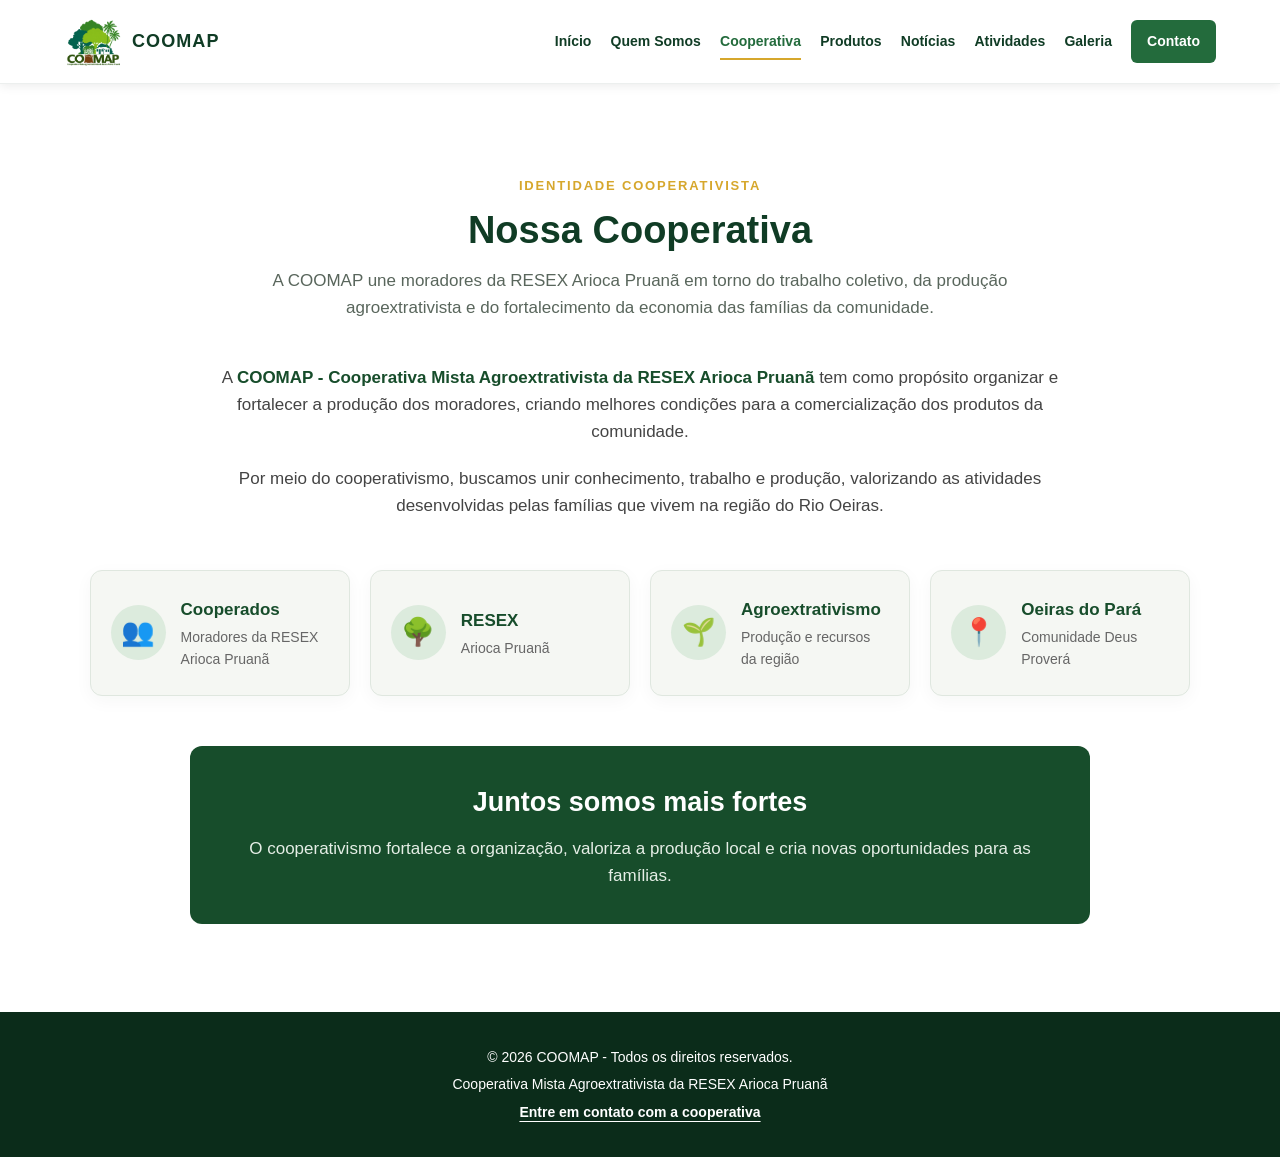
<file: pages/cooperativa.html>
<!DOCTYPE html>
<html lang="pt-BR">

<head>
    <meta charset="UTF-8">

    <meta name="viewport" content="width=device-width, initial-scale=1.0">

    <title>Nossa Cooperativa | COOMAP</title>
    <meta name="description" content="Entenda como a COOMAP organiza e fortalece a produção agroextrativista da comunidade.">

    <link rel="stylesheet" href="../css/style.css">
</head>

<body>

<!-- CABEÇALHO -->
<header>

    <a class="logo" href="../index.html" aria-label="COOMAP - página inicial">
        <img src="../img/logo-coomap.png" alt="COOMAP">
        <span>COOMAP</span>
    </a>

    <button class="menu-mobile" id="menu-mobile" type="button" aria-label="Abrir menu" aria-controls="menu" aria-expanded="false">
        <span aria-hidden="true">☰</span>
    </button>

    <nav id="menu" aria-label="Navegação principal">

        <a href="../index.html">Início</a>

        <a href="sobre.html">Quem Somos</a>
        <a href="cooperativa.html">Cooperativa</a>

        <a href="produtos.html">Produtos</a>
        <a href="noticias.html">Notícias</a>

        <a href="atividades.html">Atividades</a>

        <a href="galeria.html">Galeria</a>

        <a class="nav-contato" href="contato.html">Contato</a>

    </nav>

</header>


    <!-- CONTEÚDO PRINCIPAL -->
    <main>

<!-- NOSSA COOPERATIVA -->
<section id="cooperativa">

    <div class="secao-cabecalho">

        <span class="secao-subtitulo">Identidade cooperativista</span>
        <h1>Nossa Cooperativa</h1>

        <p class="introducao">
            A COOMAP une moradores da RESEX Arioca Pruanã
            em torno do trabalho coletivo, da produção
            agroextrativista e do fortalecimento da economia
            das famílias da comunidade.
        </p>

    </div>


    <!-- TEXTO INSTITUCIONAL -->

    <div class="cooperativa-texto">

        <p>
            A <strong>COOMAP - Cooperativa Mista Agroextrativista
            da RESEX Arioca Pruanã</strong> tem como propósito
            organizar e fortalecer a produção dos moradores,
            criando melhores condições para a comercialização
            dos produtos da comunidade.
        </p>

        <p>
            Por meio do cooperativismo, buscamos unir
            conhecimento, trabalho e produção, valorizando
            as atividades desenvolvidas pelas famílias
            que vivem na região do Rio Oeiras.
        </p>

    </div>


    <!-- INDICADORES -->

    <div class="indicadores">


        <!-- INDICADOR 1 -->

        <article class="indicador">

            <div class="indicador-icone">
                👥
            </div>

            <div>
                <strong>Cooperados</strong>

                <p>
                    Moradores da RESEX
                    Arioca Pruanã
                </p>
            </div>

        </article>


        <!-- INDICADOR 2 -->

        <article class="indicador">

            <div class="indicador-icone">
                🌳
            </div>

            <div>
                <strong>RESEX</strong>

                <p>
                    Arioca Pruanã
                </p>
            </div>

        </article>


        <!-- INDICADOR 3 -->

        <article class="indicador">

            <div class="indicador-icone">
                🌱
            </div>

            <div>
                <strong>Agroextrativismo</strong>

                <p>
                    Produção e recursos
                    da região
                </p>
            </div>

        </article>


        <!-- INDICADOR 4 -->

        <article class="indicador">

            <div class="indicador-icone">
                📍
            </div>

            <div>
                <strong>Oeiras do Pará</strong>

                <p>
                    Comunidade Deus Proverá
                </p>
            </div>

        </article>


    </div>


    <!-- FRASE DE DESTAQUE -->

    <div class="cooperativa-destaque">

        <h3>
            Juntos somos mais fortes
        </h3>

        <p>
            O cooperativismo fortalece a organização,
            valoriza a produção local e cria novas
            oportunidades para as famílias.
        </p>

    </div>

</section>

    </main>


    <!-- RODAPÉ -->
    <footer>

        <p>
            © <span class="ano-atual">2026</span> COOMAP - Todos os direitos reservados.
        </p>

        <p>
            Cooperativa Mista Agroextrativista
            da RESEX Arioca Pruanã
        </p>
        <a href="contato.html">Entre em contato com a cooperativa</a>

    </footer>


    <script src="../js/script.js"></script>

</body>

</html>
</file>
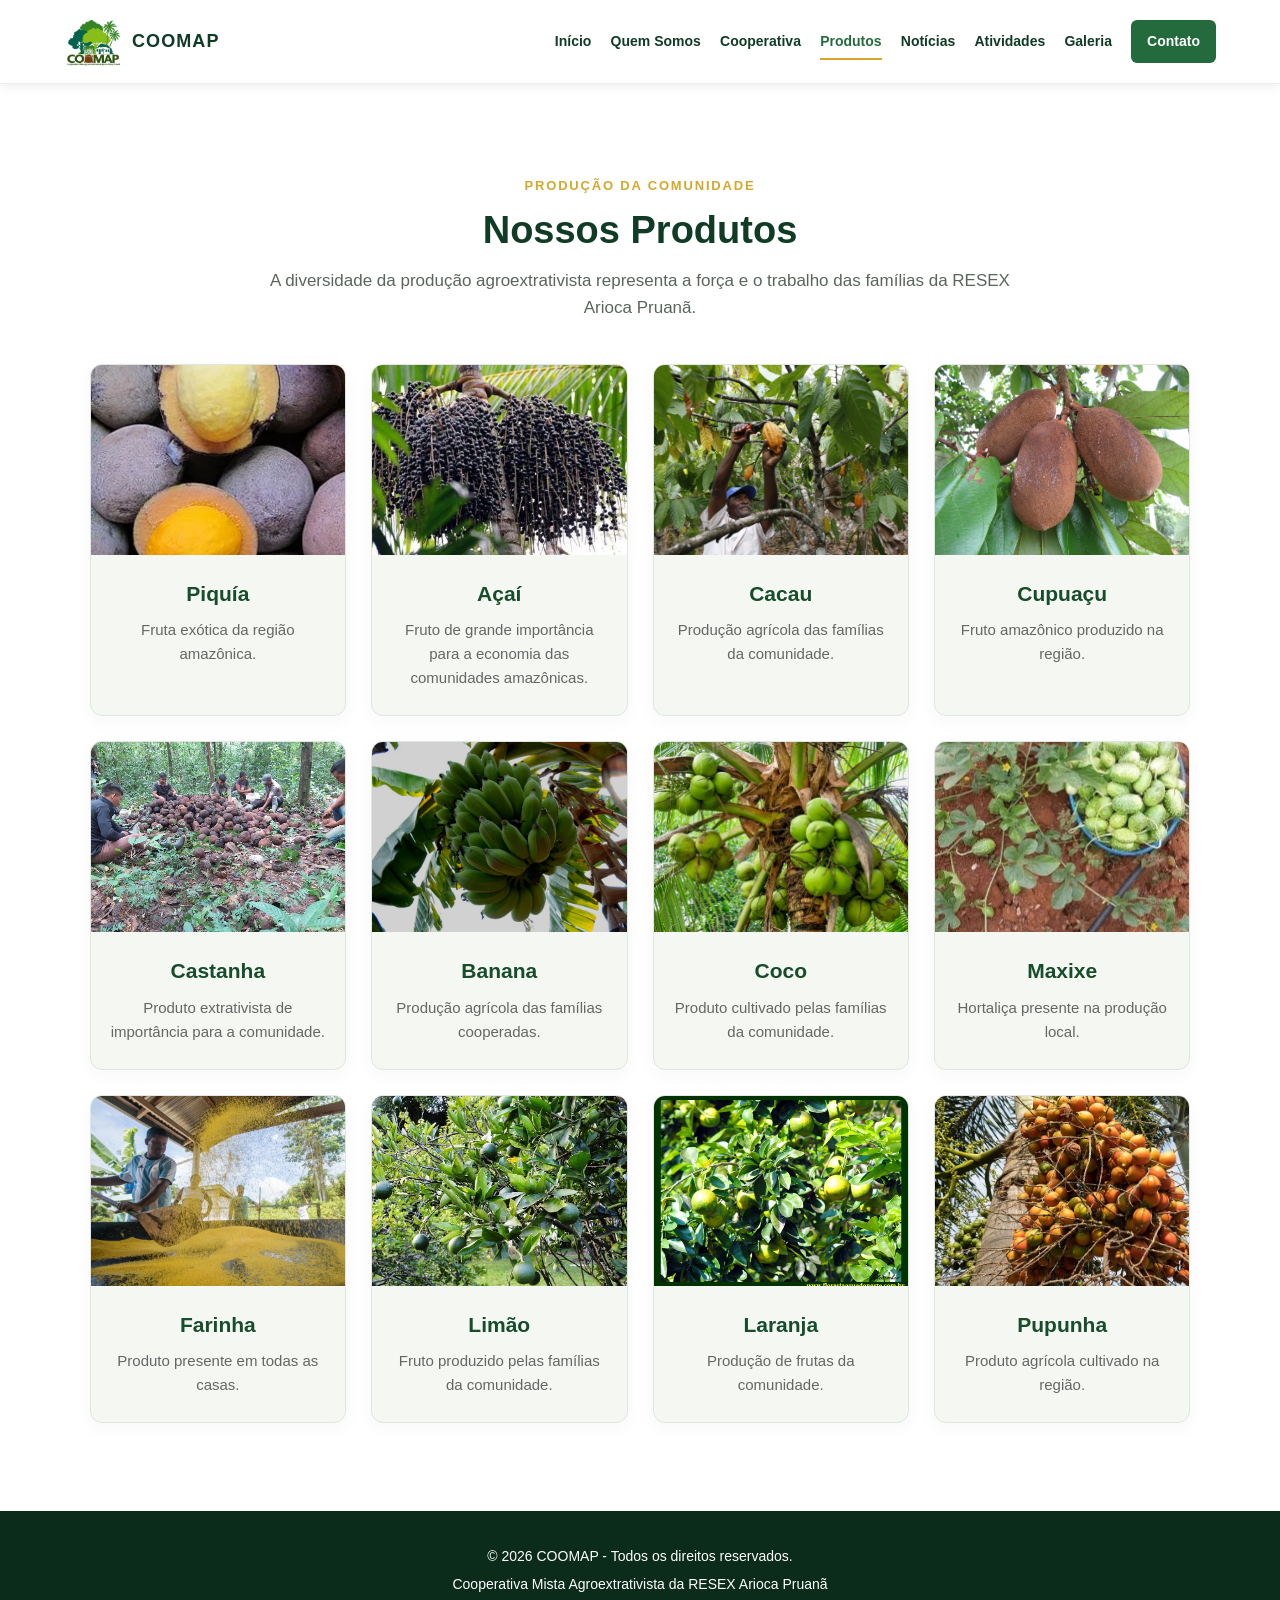
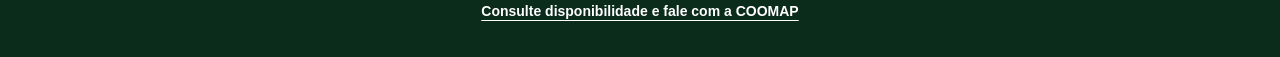
<file: pages/produtos.html>
<!DOCTYPE html>
<html lang="pt-BR">

<head>
    <meta charset="UTF-8">

    <meta name="viewport" content="width=device-width, initial-scale=1.0">

    <title>Nossos Produtos | COOMAP</title>
    <meta name="description" content="Conheça produtos da agricultura familiar e do agroextrativismo da comunidade da RESEX Arioca Pruanã.">

    <link rel="stylesheet" href="../css/style.css">
</head>

<body>

<!-- CABEÇALHO -->
<header>

    <a class="logo" href="../index.html" aria-label="COOMAP - página inicial">
        <img src="../img/logo-coomap.png" alt="COOMAP">
        <span>COOMAP</span>
    </a>

    <button class="menu-mobile" id="menu-mobile" type="button" aria-label="Abrir menu" aria-controls="menu" aria-expanded="false">
        <span aria-hidden="true">☰</span>
    </button>

    <nav id="menu" aria-label="Navegação principal">

        <a href="../index.html">Início</a>

        <a href="sobre.html">Quem Somos</a>
        <a href="cooperativa.html">Cooperativa</a>

        <a href="produtos.html">Produtos</a>
        <a href="noticias.html">Notícias</a>

        <a href="atividades.html">Atividades</a>

        <a href="galeria.html">Galeria</a>

        <a class="nav-contato" href="contato.html">Contato</a>

    </nav>

</header>


    <!-- CONTEÚDO PRINCIPAL -->
    <main>

<!-- NOSSOS PRODUTOS -->
<section id="produtos">

    <div class="secao-cabecalho">

        <span class="secao-subtitulo">Produção da comunidade</span>
        <h1>Nossos Produtos</h1>

        <p class="introducao">
            A diversidade da produção agroextrativista
            representa a força e o trabalho das famílias
            da RESEX Arioca Pruanã.
        </p>

    </div>


    <div class="produtos">


        <!-- Piquía -->
        <article class="produto">

            <div class="produto-imagem">
                <img src="../img/piquia.webp" alt="Fruto de piquiá" loading="lazy" decoding="async">
            </div>

            <div class="produto-conteudo">
                <h3>Piquía</h3>

                <p>
                    Fruta exótica da região amazônica.
                </p>
            </div>

        </article>


        <!-- AÇAÍ -->
        <article class="produto">

            <div class="produto-imagem">
                <img src="../img/acai.webp" alt="Frutos de açaí" loading="lazy" decoding="async">
            </div>

            <div class="produto-conteudo">
                <h3>Açaí</h3>

                <p>
                    Fruto de grande importância para
                    a economia das comunidades amazônicas.
                </p>
            </div>

        </article>


        <!-- CACAU -->
        <article class="produto">

            <div class="produto-imagem">
                <img src="../img/download.jfif" alt="Cacau" loading="lazy" decoding="async">
            </div>

            <div class="produto-conteudo">
                <h3>Cacau</h3>

                <p>
                    Produção agrícola das famílias
                    da comunidade.
                </p>
            </div>

        </article>


        <!-- CUPUAÇU -->
        <article class="produto">

            <div class="produto-imagem">
                <img src="../img/cupuacu-18222400.jpg" alt="Cupuaçu" loading="lazy" decoding="async">
            </div>

            <div class="produto-conteudo">
                <h3>Cupuaçu</h3>

                <p>
                    Fruto amazônico produzido
                    na região.
                </p>
            </div>

        </article>


        <!-- CASTANHA -->
        <article class="produto">

            <div class="produto-imagem">
                <img src="../img/castanha-1-.webp" alt="Castanha" loading="lazy" decoding="async">
            </div>

            <div class="produto-conteudo">
                <h3>Castanha</h3>

                <p>
                    Produto extrativista de
                    importância para a comunidade.
                </p>
            </div>

        </article>


        <!-- BANANA -->
        <article class="produto">

            <div class="produto-imagem">
                <img src="../img/banana.jpg" alt="Banana" loading="lazy" decoding="async">
            </div>

            <div class="produto-conteudo">
                <h3>Banana</h3>

                <p>
                    Produção agrícola das
                    famílias cooperadas.
                </p>
            </div>

        </article>


        <!-- COCO -->
        <article class="produto">

            <div class="produto-imagem">
                <img src="../img/coco.jpg" alt="Coco" loading="lazy" decoding="async">
            </div>

            <div class="produto-conteudo">
                <h3>Coco</h3>

                <p>
                    Produto cultivado pelas
                    famílias da comunidade.
                </p>
            </div>

        </article>


        <!-- MAXIXE -->
        <article class="produto">

            <div class="produto-imagem">
                <img src="../img/maxixi.jfif" alt="Maxixe" loading="lazy" decoding="async">
            </div>

            <div class="produto-conteudo">
                <h3>Maxixe</h3>

                <p>
                    Hortaliça presente na
                    produção local.
                </p>
            </div>

        </article>


        <!-- FARINHA -->
        <article class="produto">

            <div class="produto-imagem">
                <img src="../img/farinha.jpg" alt="Farinha produzida na comunidade" loading="lazy" decoding="async">
            </div>

            <div class="produto-conteudo">
                <h3>Farinha</h3>

                <p>
                    Produto presente em todas as casas.
                </p>
            </div>

        </article>


        <!-- LIMÃO -->
        <article class="produto">

            <div class="produto-imagem">
                <img src="../img/limao.webp" alt="Limão" loading="lazy" decoding="async">
            </div>

            <div class="produto-conteudo">
                <h3>Limão</h3>

                <p>
                    Fruto produzido pelas
                    famílias da comunidade.
                </p>
            </div>

        </article>


        <!-- LARANJA -->
        <article class="produto">

            <div class="produto-imagem">
                <img src="../img/laranja.jpg" alt="Laranja" loading="lazy" decoding="async">
            </div>

            <div class="produto-conteudo">
                <h3>Laranja</h3>

                <p>
                    Produção de frutas da
                    comunidade.
                </p>
            </div>

        </article>


        <!-- PUPUNHA -->
        <article class="produto">

            <div class="produto-imagem">
                <img src="../img/pupunha.jfif" alt="Pupunha" loading="lazy" decoding="async">
            </div>

            <div class="produto-conteudo">
                <h3>Pupunha</h3>

                <p>
                    Produto agrícola cultivado
                    na região.
                </p>
            </div>

        </article>


    </div>

</section>

    </main>


    <!-- RODAPÉ -->
    <footer>

        <p>
            © <span class="ano-atual">2026</span> COOMAP - Todos os direitos reservados.
        </p>

        <p>
            Cooperativa Mista Agroextrativista
            da RESEX Arioca Pruanã
        </p>
        <a href="contato.html">Consulte disponibilidade e fale com a COOMAP</a>

    </footer>


    <script src="../js/script.js"></script>

</body>

</html>
</file>
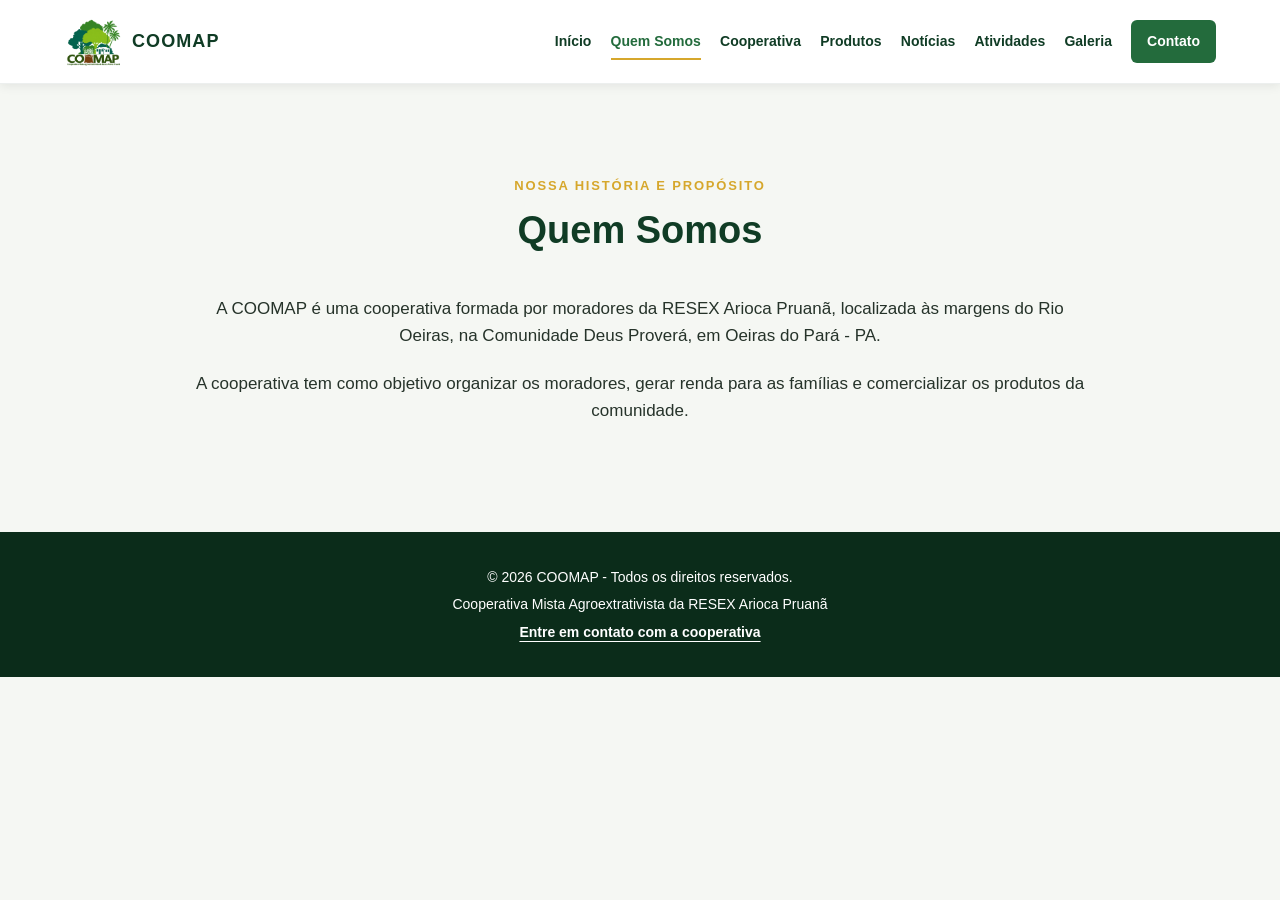
<file: pages/sobre.html>
<!DOCTYPE html>
<html lang="pt-BR">

<head>
    <meta charset="UTF-8">

    <meta name="viewport" content="width=device-width, initial-scale=1.0">

    <title>Quem Somos | COOMAP</title>
    <meta name="description" content="Conheça a história, a comunidade e os objetivos da COOMAP na RESEX Arioca Pruanã.">

    <link rel="stylesheet" href="../css/style.css">
</head>

<body>

<!-- CABEÇALHO -->
<header>

    <a class="logo" href="../index.html" aria-label="COOMAP - página inicial">
        <img src="../img/logo-coomap.png" alt="COOMAP">
        <span>COOMAP</span>
    </a>

    <button class="menu-mobile" id="menu-mobile" type="button" aria-label="Abrir menu" aria-controls="menu" aria-expanded="false">
        <span aria-hidden="true">☰</span>
    </button>

    <nav id="menu" aria-label="Navegação principal">

        <a href="../index.html">Início</a>

        <a href="sobre.html">Quem Somos</a>
        <a href="cooperativa.html">Cooperativa</a>

        <a href="produtos.html">Produtos</a>
        <a href="noticias.html">Notícias</a>

        <a href="atividades.html">Atividades</a>

        <a href="galeria.html">Galeria</a>

        <a class="nav-contato" href="contato.html">Contato</a>

    </nav>

</header>


    <!-- CONTEÚDO PRINCIPAL -->
    <main>

        <!-- QUEM SOMOS -->
        <section id="sobre">

            <div class="secao-cabecalho">
                <span class="secao-subtitulo">Nossa história e propósito</span>
                <h1>Quem Somos</h1>
            </div>

            <p>
                A COOMAP é uma cooperativa formada por moradores
                da RESEX Arioca Pruanã, localizada às margens
                do Rio Oeiras, na Comunidade Deus Proverá,
                em Oeiras do Pará - PA.
            </p>

            <p>
                A cooperativa tem como objetivo organizar os
                moradores, gerar renda para as famílias e
                comercializar os produtos da comunidade.
            </p>

        </section>

    </main>


    <!-- RODAPÉ -->
    <footer>

        <p>
            © <span class="ano-atual">2026</span> COOMAP - Todos os direitos reservados.
        </p>

        <p>
            Cooperativa Mista Agroextrativista
            da RESEX Arioca Pruanã
        </p>
        <a href="contato.html">Entre em contato com a cooperativa</a>

    </footer>


    <script src="../js/script.js"></script>

</body>

</html>
</file>
<file: css/style.css>
/* ================================
   CONFIGURAÇÕES GERAIS
================================ */

* {
    margin: 0;
    padding: 0;
    box-sizing: border-box;
}

html {
    scroll-behavior: smooth;
}

body {
    font-family: Arial, sans-serif;
    color: #333;
    background-color: #f5f7f3;
    line-height: 1.6;
}


/* ================================
   CABEÇALHO
================================ */

header {
    width: 100%;
    min-height: 80px;

    display: flex;
    align-items: center;
    justify-content: space-between;

    padding: 10px 6%;

    background-color: #ffffff;

    box-shadow: 0 2px 10px rgba(0, 0, 0, 0.08);

    position: sticky;
    top: 0;
    z-index: 1000;
}


/* LOGO */

.logo img {
    width: 90px;
    height: auto;
    display: block;
}


/* MENU */

nav {
    display: flex;
    gap: 25px;
}

nav a {
    color: #174d2b;
    text-decoration: none;
    font-weight: bold;
    transition: 0.3s;
}

nav a:hover {
    color: #2e8b57;
}


/* ================================
   BANNER PRINCIPAL
================================ */


/* ==========================================
   BANNER PRINCIPAL
========================================== */

#inicio {
    min-height: 650px;

    display: flex;

    justify-content: center;

    align-items: center;

    text-align: center;

    padding: 60px 20px;

    background:
        linear-gradient(
            rgba(5, 45, 25, 0.70),
            rgba(5, 45, 25, 0.70)
        ),
        url("../img/coomap.jpeg");

    background-size: cover;

    background-position: center;

    color: white;
}


.banner-conteudo {
    max-width: 850px;

    margin: auto;
}


.banner-subtitulo {
    display: inline-block;

    margin-bottom: 15px;

    font-size: 15px;

    font-weight: bold;

    letter-spacing: 3px;

    text-transform: uppercase;
}


#inicio h1 {
    font-size: 80px;

    margin-bottom: 10px;

    letter-spacing: 8px;

    font-weight: 800;

    color: white;
}


.banner-descricao {
    font-size: 24px;

    margin-bottom: 15px;

    font-weight: 500;
}


.banner-frase {
    font-size: 18px;

    max-width: 650px;

    margin: 0 auto 35px;

    opacity: 0.95;
}


/* BOTÃO PRINCIPAL */

.botao-principal {
    display: inline-block;

    padding: 15px 32px;

    background-color: #d6a72c;

    color: white;

    text-decoration: none;

    border-radius: 6px;

    font-weight: bold;

    transition: 0.3s;
}


.botao-principal:hover {
    background-color: #b88c18;

    transform: translateY(-3px);

    box-shadow:
        0 6px 15px rgba(0, 0, 0, 0.20);
}


/* ================================
   SEÇÕES
================================ */

section {
    padding: 80px 8%;
}

section h2 {
    text-align: center;

    margin-bottom: 35px;

    font-size: 36px;

    color: #174d2b;
}

section h1 {
    margin-bottom: 35px;
    color: #174d2b;
    font-size: 36px;
    text-align: center;
}

#contato h1 {
    color: white;
}

section p {
    max-width: 900px;

    margin: 0 auto 20px;

    text-align: center;

    font-size: 17px;
}


/* ==========================================
   PRODUTOS
========================================== */

#produtos {
    background-color: #ffffff;
}


.produtos {
    max-width: 1200px;

    margin: auto;

    display: grid;

    grid-template-columns: repeat(4, 1fr);

    gap: 25px;
}


/* CARTÃO */

.produto {
    background-color: #f5f7f3;

    border-radius: 12px;

    overflow: hidden;

    border: 1px solid #e0e5df;

    transition: 0.3s;
}


.produto:hover {
    transform: translateY(-7px);

    box-shadow:
        0 12px 25px rgba(0, 0, 0, 0.12);
}


/* IMAGEM */

.produto-imagem {
    width: 100%;

    height: 190px;

    overflow: hidden;
}


.produto-imagem img {
    width: 100%;

    height: 100%;

    object-fit: cover;

    display: block;

    transition: 0.4s;
}


.produto:hover .produto-imagem img {
    transform: scale(1.06);
}


/* CONTEÚDO */

.produto-conteudo {
    padding: 22px 20px 25px;

    text-align: center;
}


.produto h3 {
    color: #174d2b;

    font-size: 21px;

    margin-bottom: 8px;
}


.produto p {
    color: #666;

    font-size: 15px;

    margin: 0;
}


/* ================================
   GALERIA
================================ */

#galeria {
    background-color: #ffffff;
}


/* ================================
   CONTATO
================================ */

#contato {
    background-color: #174d2b;

    color: white;
}

#contato h2 {
    color: white;
}


/* ================================
   RODAPÉ
================================ */

footer {
    background-color: #0d2f1a;

    color: white;

    text-align: center;

    padding: 30px 20px;

    font-size: 14px;
}

footer p {
    margin-bottom: 5px;
}


/* ================================
   RESPONSIVIDADE
================================ */

@media (max-width: 900px) {

    nav {
        gap: 15px;
    }

    .produtos {
        grid-template-columns: repeat(2, 1fr);
    }

}


@media (max-width: 600px) {

    header {
        flex-direction: column;

        gap: 15px;

        padding: 15px;
    }

    nav {
        flex-wrap: wrap;

        justify-content: center;

        gap: 12px;
    }

    nav a {
        font-size: 14px;
    }

    #inicio {
        min-height: 500px;
    }

    #inicio h1 {
        font-size: 48px;
    }

    #inicio p {
        font-size: 18px;
    }

    section {
        padding: 60px 20px;
    }

    section h2 {
        font-size: 30px;
    }

    .produtos {
        grid-template-columns: 1fr;
    }

}

/* ==========================================
   MENU MOBILE
========================================== */

.menu-mobile {
    display: none;

    border: none;

    background: none;

    font-size: 32px;

    color: #174d2b;

    cursor: pointer;
}


/* ==========================================
   MENU NO CELULAR
========================================== */

@media (max-width: 600px) {

    header {
        position: sticky;

        flex-direction: row;

        justify-content: space-between;

        align-items: center;
    }

    .menu-mobile {
        display: block;
    }

    nav {
        display: none;

        position: absolute;

        top: 80px;

        left: 0;

        width: 100%;

        background-color: white;

        flex-direction: column;

        align-items: center;

        padding: 20px;

        box-shadow:
            0 5px 10px rgba(0, 0, 0, 0.10);
    }

    nav.ativo {
        display: flex;
    }
    #inicio {
    min-height: 550px;
}

#inicio h1 {
    font-size: 52px;
    letter-spacing: 5px;
}

.banner-descricao {
    font-size: 19px;
}

.banner-frase {
    font-size: 16px;
}

.banner-subtitulo {
    font-size: 12px;
    letter-spacing: 2px;
}

}

/* ==========================================
   NOSSAS ATIVIDADES
   ========================================== */

#atividades {
    background-color: #e9f0e7;
}

.atividades {
    max-width: 1150px;
    margin: 0 auto;
    display: grid;
    grid-template-columns: repeat(2, 1fr);
    gap: 25px;
}

.atividade {
    background-color: white;
    padding: 35px;
    border-radius: 12px;
    border: 1px solid #dce5da;
    display: flex;
    align-items: flex-start;
    gap: 25px;
    transition: 0.3s;
}

.atividade:hover {
    transform: translateY(-6px);
    box-shadow: 0 12px 25px rgba(0,0,0,0.10);
}

.atividade-icone {
    min-width: 70px;
    height: 70px;
    display: flex;
    align-items: center;
    justify-content: center;
    background-color: #e9f0e7;
    border-radius: 50%;
    font-size: 34px;
}

.atividade-conteudo h3 {
    color: #174d2b;
    font-size: 22px;
    margin-bottom: 10px;
}

.atividade-conteudo p {
    color: #666;
    font-size: 16px;
    margin: 0;
    text-align: left;
}

/* DESTAQUE DO AGROEXTRATIVISMO */

.atividade.destaque {
    border-top: 4px solid #2e8b57;
}

.atividade.destaque .atividade-icone {
    background-color: #dcebdd;
}

/* FRASE FINAL */

.atividade-frase {
    max-width: 900px;
    margin: 55px auto 0;
    padding: 30px;
    text-align: center;
    background-color: #174d2b;
    border-radius: 12px;
    color: white;
}

.atividade-frase span {
    display: block;
    margin-bottom: 8px;
    font-size: 14px;
    font-weight: bold;
    letter-spacing: 3px;
}

.atividade-frase p {
    margin: 0 auto;
    font-size: 20px;
    color: white;
}


/* RESPONSIVO */

@media (max-width: 700px) {

    .atividades {
        grid-template-columns: 1fr;
    }

    .atividade {
        padding: 25px 20px;
        gap: 18px;
    }

    .atividade-icone {
        min-width: 55px;
        width: 55px;
        height: 55px;
        font-size: 27px;
    }

    .atividade-conteudo h3 {
        font-size: 19px;
    }

    .atividade-conteudo p {
        font-size: 15px;
    }

    .atividade-frase {
        margin-top: 40px;
        padding: 25px 20px;
    }

    .atividade-frase p {
        font-size: 17px;
    }

}

/* ==========================================
   GALERIA
   ========================================== */

#galeria {
    background-color: #ffffff;
}

.galeria {
    max-width: 1200px;
    margin: 0 auto;

    display: grid;
    grid-template-columns: repeat(3, 1fr);

    gap: 25px;
}

.foto-galeria {
    position: relative;

    background-color: #f5f7f3;

    border-radius: 12px;

    overflow: hidden;

    border: 1px solid #e0e5df;

    transition: 0.3s;
}

.foto-galeria:hover {
    transform: translateY(-6px);

    box-shadow:
        0 12px 25px rgba(0,0,0,0.12);
}


/* IMAGEM */

.foto-galeria img {
    width: 100%;

    height: 250px;

    object-fit: cover;

    display: block;

    transition: 0.4s;
}

.foto-galeria:hover img {
    transform: scale(1.05);
}


/* LEGENDA */

.legenda-foto {
    padding: 20px;

    text-align: center;
}

.legenda-foto h3 {
    color: #174d2b;

    font-size: 20px;

    margin-bottom: 6px;
}

.legenda-foto p {
    color: #666;

    font-size: 15px;

    margin: 0;
}


/* RESPONSIVO */

@media (max-width: 900px) {

    .galeria {
        grid-template-columns: repeat(2, 1fr);
    }

}


@media (max-width: 600px) {

    .galeria {
        grid-template-columns: 1fr;
    }

    .foto-galeria img {
        height: 230px;
    }

}
/* ==========================================
   VISUALIZADOR DA GALERIA
   ========================================== */

.visualizador {
    display: none;

    position: fixed;

    top: 0;
    left: 0;

    width: 100%;
    height: 100%;

    background-color: rgba(0, 0, 0, 0.90);

    z-index: 9999;

    align-items: center;
    justify-content: center;

    flex-direction: column;

    padding: 30px;
}

.visualizador.ativo {
    display: flex;
}

body.visualizador-aberto {
    overflow: hidden;
}

#imagem-ampliada {
    max-width: 90%;
    max-height: 80vh;

    object-fit: contain;

    border-radius: 8px;

    box-shadow: 0 10px 30px rgba(0,0,0,0.40);
}

#legenda-ampliada {
    color: white;

    font-size: 18px;

    margin-top: 15px;

    text-align: center;
}


/* BOTÃO FECHAR */

.fechar-visualizador {
    position: absolute;

    top: 20px;
    right: 30px;

    border: none;

    background: none;

    color: white;

    font-size: 45px;

    cursor: pointer;

    line-height: 1;

    transition: 0.3s;
}

.fechar-visualizador:hover {
    transform: scale(1.2);
}


/* CELULAR */

@media (max-width: 600px) {

    .visualizador {
        padding: 20px;
    }

    #imagem-ampliada {
        max-width: 95%;
        max-height: 75vh;
    }

    .fechar-visualizador {
        top: 15px;
        right: 20px;
        font-size: 40px;
    }

}
/* ==========================================
   CONTATO E LOCALIZAÇÃO
   ========================================== */

#contato {
    background:
        linear-gradient(
            rgba(5, 45, 25, 0.70),
            rgba(5, 45, 25, 0.70)
        ),
        url("../img/comap.jpeg");
    background-size: cover;
    background-position: center 20%;
    color: white;
}

#contato .secao-subtitulo {
    color: #d6a72c;
}

#contato h2 {
    color: white;
}

#contato .introducao {
    color: #e5eee6;
}

.contato-conteudo {
    max-width: 1150px;
    margin: 0 auto;

    display: grid;
    grid-template-columns: 0.8fr 1.5fr;

    gap: 35px;

    align-items: stretch;
}

.contato-info {
    background-color: white;
    color: #333;

    padding: 35px;

    border-radius: 12px;

    display: flex;
    flex-direction: column;
    justify-content: center;
}

.contato-info h3 {
    color: #174d2b;

    font-size: 28px;

    margin-bottom: 10px;
}

.contato-info p {
    text-align: left;

    margin: 0 0 20px;

    font-size: 16px;
}

.endereco {
    margin-top: 15px;
}

.endereco strong {
    color: #174d2b;
}

.botao-mapa {
    display: inline-block;

    width: fit-content;

    margin-top: 10px;

    padding: 13px 22px;

    background-color: #d6a72c;

    color: white;

    text-decoration: none;

    border-radius: 6px;

    font-weight: bold;

    transition: 0.3s;
}

.botao-mapa:hover {
    background-color: #b88c18;

    transform: translateY(-2px);
}

.mapa {
    overflow: hidden;

    border-radius: 12px;

    min-height: 450px;

    background-color: #ddd;
}

.mapa iframe {
    display: block;

    width: 100%;

    height: 100%;

    min-height: 450px;
}


/* RESPONSIVO */

@media (max-width: 800px) {

    .contato-conteudo {
        grid-template-columns: 1fr;
    }

    .contato-info {
        padding: 30px 25px;
    }

    .mapa,
    .mapa iframe {
        min-height: 350px;
    }

}

/* ==========================================
   ITENS DE CONTATO
   ========================================== */

.contato-item {
    display: flex;

    align-items: center;

    gap: 15px;

    padding: 14px 0;

    border-bottom: 1px solid #e1e6df;
}

.contato-icone {
    width: 45px;
    height: 45px;

    flex-shrink: 0;

    display: flex;

    align-items: center;
    justify-content: center;

    background-color: #e9f0e7;

    border-radius: 50%;

    font-size: 21px;
}

.contato-item strong {
    display: block;

    color: #174d2b;

    font-size: 15px;

    margin-bottom: 2px;
}

.contato-item a {
    color: #555;

    text-decoration: none;

    font-size: 15px;
}

.contato-item a:hover {
    color: #2e8b57;

    text-decoration: underline;
}

.endereco {
    margin-top: 20px;
}

.endereco strong {
    display: block;

    color: #174d2b;

    margin-bottom: 8px;
}

.endereco p {
    margin: 0;

    color: #555;
}

/* ==========================================
   NOSSA COOPERATIVA
   ========================================== */

#cooperativa {
    background-color: #ffffff;
}

.cooperativa-texto {
    max-width: 900px;
    margin: 0 auto 50px;
}

.cooperativa-texto p {
    font-size: 17px;
    color: #444;

    text-align: center;

    margin-bottom: 20px;
}

.cooperativa-texto strong {
    color: #174d2b;
}


/* ==========================================
   INDICADORES
   ========================================== */

.indicadores {
    max-width: 1150px;
    margin: 0 auto;

    display: grid;

    grid-template-columns: repeat(4, 1fr);

    gap: 20px;
}

.indicador {
    display: flex;

    align-items: center;

    gap: 15px;

    padding: 25px 20px;

    background-color: #f5f7f3;

    border: 1px solid #e0e5df;

    border-radius: 12px;

    transition: 0.3s;
}

.indicador:hover {
    transform: translateY(-5px);

    box-shadow:
        0 10px 20px rgba(0,0,0,0.08);
}

.indicador-icone {
    width: 55px;
    height: 55px;

    flex-shrink: 0;

    display: flex;

    align-items: center;
    justify-content: center;

    background-color: #dcebdd;

    border-radius: 50%;

    font-size: 27px;
}

.indicador strong {
    display: block;

    color: #174d2b;

    font-size: 17px;

    margin-bottom: 3px;
}

.indicador p {
    margin: 0;

    color: #666;

    font-size: 14px;

    text-align: left;
}


/* ==========================================
   DESTAQUE
   ========================================== */

.cooperativa-destaque {
    max-width: 900px;

    margin: 50px auto 0;

    padding: 35px;

    text-align: center;

    background-color: #174d2b;

    color: white;

    border-radius: 12px;
}

.cooperativa-destaque h3 {
    font-size: 27px;

    margin-bottom: 10px;
}

.cooperativa-destaque p {
    margin: 0 auto;

    color: #e5eee6;

    font-size: 17px;
}


/* ==========================================
   RESPONSIVO
   ========================================== */

@media (max-width: 900px) {

    .indicadores {
        grid-template-columns: repeat(2, 1fr);
    }

}


@media (max-width: 600px) {

    .indicadores {
        grid-template-columns: 1fr;
    }

    .indicador {
        padding: 22px 18px;
    }

    .cooperativa-destaque {
        padding: 28px 20px;
    }

    .cooperativa-destaque h3 {
        font-size: 23px;
    }

    .cooperativa-destaque p {
        font-size: 16px;
    }

}

/* ==========================================
   IDENTIDADE VISUAL E ACESSIBILIDADE
   ========================================== */

:root {
    --verde-escuro: #103c25;
    --verde: #236b3c;
    --verde-claro: #e9f1e8;
    --dourado: #d6a72c;
    --texto: #26332a;
    --texto-suave: #59665c;
    --superficie: #ffffff;
    --borda: #dfe7df;
    --sombra-suave: 0 12px 32px rgba(16, 60, 37, 0.09);
}

html {
    scroll-padding-top: 100px;
}

body {
    color: var(--texto);
    font-family: "Segoe UI", Arial, sans-serif;
}

a:focus-visible,
button:focus-visible,
.foto-galeria img:focus-visible {
    outline: 3px solid var(--dourado);
    outline-offset: 4px;
}

header {
    min-height: 84px;
    padding: 10px clamp(20px, 5vw, 72px);
    border-bottom: 1px solid rgba(16, 60, 37, 0.08);
}

.logo {
    display: flex;
    align-items: center;
    gap: 10px;
    color: var(--verde-escuro);
    font-size: 18px;
    font-weight: 800;
    letter-spacing: 0.06em;
    text-decoration: none;
}

.logo img {
    width: 58px;
}

header nav {
    align-items: center;
    gap: clamp(10px, 1.5vw, 22px);
}

nav a {
    position: relative;
    padding: 10px 0;
    color: var(--verde-escuro);
    font-size: 14px;
}

nav a:not(.nav-contato)::after {
    position: absolute;
    right: 0;
    bottom: 3px;
    left: 0;
    height: 2px;
    background: var(--dourado);
    content: "";
    transform: scaleX(0);
    transform-origin: left;
    transition: transform 0.2s ease;
}

nav a:hover::after,
nav a[aria-current="page"]::after {
    transform: scaleX(1);
}

nav a[aria-current="page"] {
    color: var(--verde);
}

nav .nav-contato {
    padding: 10px 16px;
    border-radius: 6px;
    background: var(--verde);
    color: white;
}

nav .nav-contato:hover,
nav .nav-contato[aria-current="page"] {
    background: var(--verde-escuro);
    color: white;
}

#inicio {
    min-height: min(680px, calc(100vh - 84px));
    background-position: center 45%;
}

.banner-conteudo {
    max-width: 900px;
}

#inicio h1 {
    max-width: 850px;
    margin: 0 auto 18px;
    font-size: clamp(42px, 6vw, 72px);
    line-height: 1.08;
    letter-spacing: -0.035em;
}

.banner-subtitulo,
.secao-subtitulo {
    color: var(--dourado);
    font-size: 13px;
    font-weight: 800;
    letter-spacing: 0.14em;
    line-height: 1.5;
    text-transform: uppercase;
}

.banner-descricao {
    max-width: 680px;
    margin: 0 auto 14px;
    font-size: clamp(19px, 2.4vw, 25px);
}

.banner-frase {
    max-width: 620px;
    margin-bottom: 30px;
}

.banner-acoes {
    display: flex;
    flex-wrap: wrap;
    justify-content: center;
    gap: 12px;
}

.botao-principal,
.botao-secundario,
.botao-mapa {
    min-height: 48px;
    display: inline-flex;
    align-items: center;
    justify-content: center;
    padding: 12px 22px;
    border: 2px solid transparent;
    border-radius: 6px;
    font-weight: 700;
    transition: background-color 0.2s ease, color 0.2s ease, transform 0.2s ease;
}

.botao-principal {
    background: var(--dourado);
}

.botao-principal:hover,
.botao-mapa:hover {
    background: #b88c18;
}

.botao-secundario {
    border-color: rgba(255, 255, 255, 0.8);
    color: white;
    text-decoration: none;
}

.botao-secundario:hover {
    background: white;
    color: var(--verde-escuro);
}

.secao-cabecalho {
    max-width: 820px;
    margin: 0 auto 42px;
    text-align: center;
}

.secao-cabecalho h1,
.secao-cabecalho h2 {
    margin: 10px 0 14px;
}

.secao-cabecalho .introducao {
    max-width: 760px;
    margin: 0 auto;
    color: var(--texto-suave);
}

#contato .secao-cabecalho .introducao {
    color: #e5eee6;
}

.inicio-apresentacao {
    background: #f5f8f3;
}

.inicio-destaques {
    max-width: 1160px;
    display: grid;
    grid-template-columns: repeat(3, minmax(0, 1fr));
    gap: 22px;
    margin: 0 auto;
}

.inicio-card {
    padding: 30px;
    border: 1px solid var(--borda);
    border-radius: 12px;
    background: var(--superficie);
    box-shadow: var(--sombra-suave);
}

.inicio-icone {
    width: 52px;
    height: 52px;
    display: grid;
    place-items: center;
    margin-bottom: 18px;
    border-radius: 50%;
    background: var(--verde-claro);
    font-size: 25px;
}

.inicio-card h3 {
    margin-bottom: 10px;
    color: var(--verde-escuro);
    font-size: 21px;
}

.inicio-card p {
    margin: 0 0 18px;
    color: var(--texto-suave);
    font-size: 15px;
    text-align: left;
}

.inicio-card a,
footer a {
    color: inherit;
    font-weight: 700;
    text-underline-offset: 4px;
}

.inicio-card a {
    color: var(--verde);
}

.inicio-card a:hover {
    color: var(--verde-escuro);
}

.inicio-convite {
    display: flex;
    align-items: center;
    justify-content: space-between;
    gap: 32px;
    background: var(--verde-escuro);
    color: white;
}

.inicio-convite h2 {
    margin: 8px 0 10px;
    color: white;
    text-align: left;
}

.inicio-convite p {
    margin: 0;
    color: #e5eee6;
    text-align: left;
}

.inicio-convite .botao-principal {
    flex-shrink: 0;
    text-decoration: none;
}

section {
    padding: clamp(56px, 7vw, 88px) clamp(20px, 7vw, 100px);
}

section h2 {
    color: var(--verde-escuro);
    font-size: clamp(28px, 3.2vw, 38px);
    line-height: 1.2;
}

section h1 {
    color: var(--verde-escuro);
    font-size: clamp(28px, 3.2vw, 38px);
    line-height: 1.2;
}

#contato h1 {
    color: white;
}
.produto,
.foto-galeria,
.atividade,
.indicador {
    border-color: var(--borda);
    box-shadow: 0 5px 18px rgba(16, 60, 37, 0.04);
}

.produto,
.foto-galeria,
.atividade,
.inicio-card,
.indicador {
    transition: transform 0.2s ease, box-shadow 0.2s ease;
}

.produto:hover,
.foto-galeria:hover,
.atividade:hover,
.inicio-card:hover,
.indicador:hover {
    transform: translateY(-4px);
    box-shadow: var(--sombra-suave);
}

.produto-imagem img,
.foto-galeria img {
    background: var(--verde-claro);
}

.foto-galeria img {
    cursor: zoom-in;
}

.contato-info {
    box-shadow: var(--sombra-suave);
}

.mapa {
    box-shadow: var(--sombra-suave);
}

footer {
    padding: 34px 20px;
    background: #0b2c1a;
}

footer a:hover {
    color: #f1d27c;
}

.menu-mobile {
    border-radius: 6px;
}

@media (max-width: 900px) {
    header {
        padding-right: 24px;
        padding-left: 24px;
    }

    .inicio-destaques {
        grid-template-columns: repeat(2, minmax(0, 1fr));
    }
}

@media (max-width: 700px) {
    header {
        min-height: 74px;
    }

    .logo img {
        width: 50px;
    }

    nav a {
        width: 100%;
        padding: 10px;
        text-align: center;
    }

    nav a:not(.nav-contato)::after {
        display: none;
    }

    nav .nav-contato {
        width: auto;
        min-width: 130px;
    }

    #inicio {
        min-height: 560px;
    }

    #inicio h1 {
        font-size: clamp(40px, 11vw, 56px);
    }

    .inicio-destaques {
        grid-template-columns: 1fr;
    }

    .inicio-convite {
        align-items: flex-start;
        flex-direction: column;
    }

    .contato-conteudo {
        gap: 22px;
    }
}

@media (max-width: 760px) {
    header {
        position: sticky;
        flex-direction: row;
        justify-content: space-between;
        align-items: center;
        min-height: 74px;
    }

    .menu-mobile {
        display: block;
    }

    header nav {
        position: absolute;
        top: 74px;
        left: 0;
        width: 100%;
        display: none;
        flex-direction: column;
        align-items: center;
        gap: 8px;
        padding: 14px 20px 20px;
        background: white;
        box-shadow: 0 5px 10px rgba(0, 0, 0, 0.1);
    }

    header nav.ativo {
        display: flex;
    }

    header nav a {
        width: 100%;
        text-align: center;
    }
}

@media (prefers-reduced-motion: reduce) {
    *,
    *::before,
    *::after {
        scroll-behavior: auto !important;
        transition-duration: 0.01ms !important;
        animation-duration: 0.01ms !important;
        animation-iteration-count: 1 !important;
    }
}
</file>
